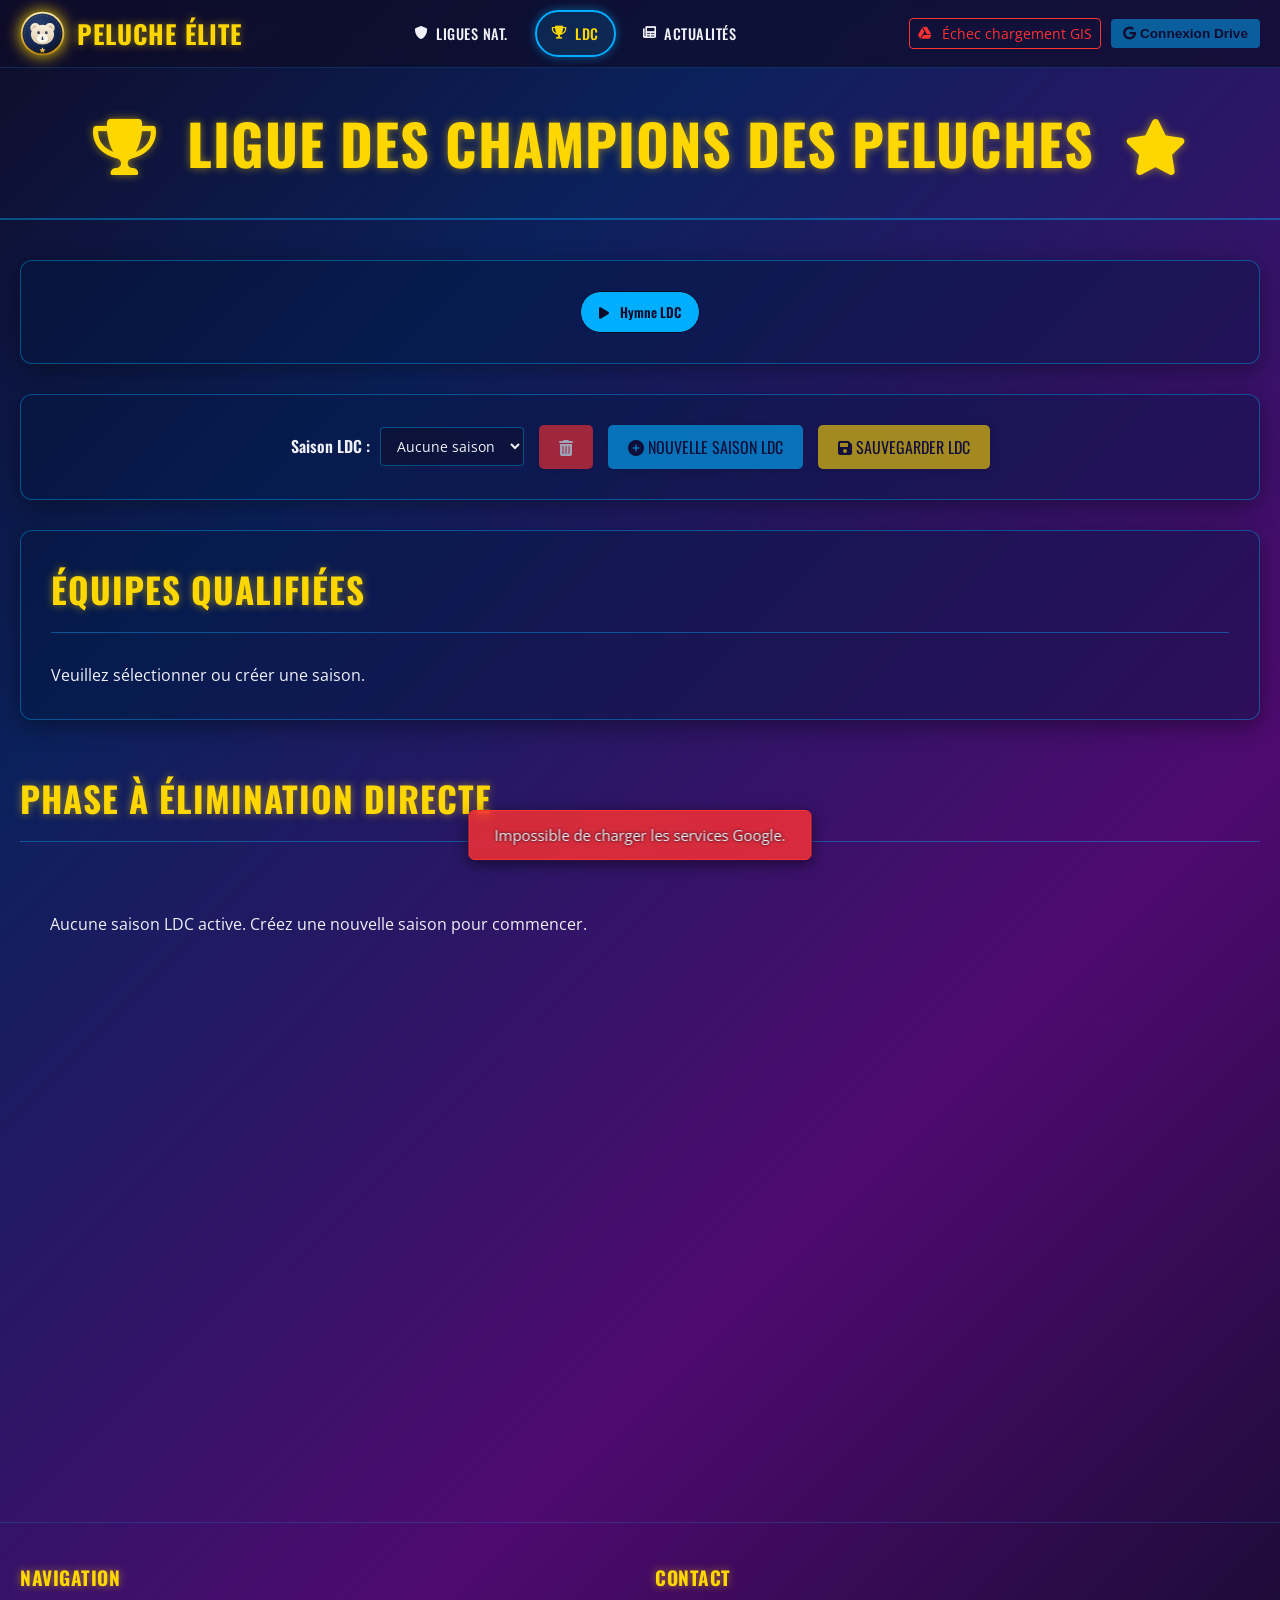
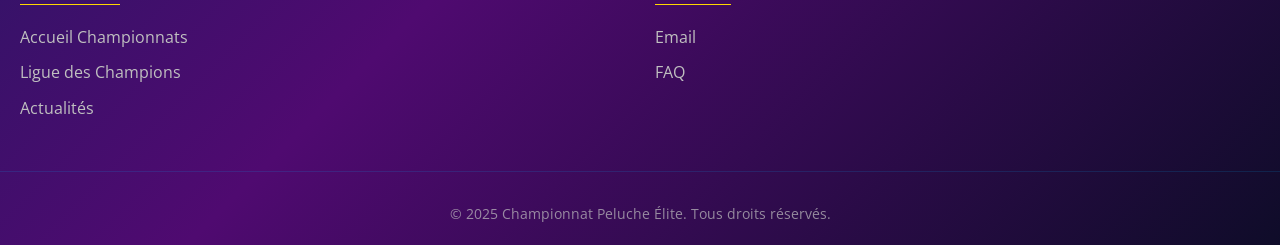
<file: champions.html>
<!DOCTYPE html>
<html lang="fr">
<head>
    <meta charset="UTF-8">
    <meta name="viewport" content="width=device-width, initial-scale=1.0">
    <title>Ligue des Champions des Peluches - Road to Glory!</title>
    <link rel="stylesheet" href="https://cdnjs.cloudflare.com/ajax/libs/font-awesome/6.0.0-beta3/css/all.min.css">
    <script async defer src="https://accounts.google.com/gsi/client"></script>
    <link rel="preconnect" href="https://fonts.googleapis.com">
    <link rel="preconnect" href="https://fonts.gstatic.com" crossorigin>
    <link href="https://fonts.googleapis.com/css2?family=Open+Sans:wght@400;600;700&family=Oswald:wght@400;500;700&family=Roboto+Mono:wght@400;700&display=swap" rel="stylesheet">
    <style>
        :root {
            /* Palette LDC originale (bleu/violet) */
            --ldc-deep-blue: #0f0c29; 
            --ldc-mid-blue: #0b215c; 
            --ldc-purple: #4f0a70;   
            --ldc-light-blue: #00aeff; 
            --ldc-gold: #FFD700; 
            --ldc-silver: #C0C0C0; 
            --ldc-text-light: #f0f0f8; 
            --ldc-card-bg: rgba(0, 20, 60, 0.4); 
            --ldc-border-color: rgba(0, 174, 255, 0.4);
            --ldc-border-color-subtle: rgba(0, 174, 255, 0.2);
            --ldc-team-bg: rgba(230, 230, 240, 0.9);
            --ldc-team-bg-winner: rgba(96, 165, 250, 0.8); /* Un bleu plus distinctif pour le gagnant */

            --neon-green: #39FF14; 
            --neon-red: #FF3131; 
            --neon-yellow: #FFF01F;

            --current-bg-color: var(--ldc-deep-blue);
            --current-primary-color: var(--ldc-mid-blue);
            --current-secondary-color: var(--ldc-light-blue);
            --current-accent-gold: var(--ldc-gold);
            --current-text-light: var(--ldc-text-light);
            --current-card-bg: var(--ldc-card-bg);
            --current-border-color: var(--ldc-border-color);
            --current-line-color: var(--ldc-light-blue);
        }

        * { margin: 0; padding: 0; box-sizing: border-box; }
        body {
            font-family: 'Open Sans', sans-serif; line-height: 1.6; color: var(--current-text-light);
            background: linear-gradient(135deg, var(--ldc-deep-blue) 0%, var(--ldc-mid-blue) 25%, var(--ldc-purple) 65%, var(--ldc-deep-blue) 100%);
            overflow-x: hidden; scroll-behavior: smooth;
            min-height: 100vh;
        }
        .container { width: 100%; max-width: 1600px; margin: 0 auto; padding: 0 20px; }

        h1, h2, h3, h4, .section-title {
            font-family: 'Oswald', sans-serif; font-weight: 700;
            color: var(--current-accent-gold);
            text-transform: uppercase; letter-spacing: 1px;
            text-shadow: 0 0 8px rgba(255,215,0,0.5); 
        }
        
        header {
            background-color: rgba(15, 12, 41, 0.7); 
            backdrop-filter: blur(10px);
            padding: 10px 0; position: sticky; top: 0; z-index: 1000;
            border-bottom: 1px solid var(--ldc-border-color-subtle);
        }
        .header-container { display: flex; justify-content: space-between; align-items: center; }
        .logo { display: flex; align-items: center; text-decoration: none; }
        .logo img { 
            width: 45px;
            height: 45px; 
            margin-right: 12px; 
            filter: drop-shadow(0 0 8px var(--current-accent-gold));
        } 
        .logo h1 { font-size: 1.6rem; color: var(--current-accent-gold); letter-spacing: 1px;}
        
        nav { flex-grow: 1; display: flex; justify-content: center; } 
        nav ul { display: flex; list-style: none; margin:0; padding:0; flex-wrap: wrap; justify-content: center;}
        nav ul li { margin: 0 5px; } 
        nav ul li a { 
            color: var(--current-text-light); 
            text-decoration: none !important; 
            font-weight: 500;
            transition: all 0.3s ease; padding: 10px 15px; 
            display: inline-flex; align-items: center; gap: 8px;
            border-radius: 25px; border: 2px solid transparent;
            font-family: 'Oswald', sans-serif; text-transform: uppercase; font-size:0.9rem; letter-spacing: 0.5px;
        }
        nav ul li a i { font-size: 0.9em; }
        nav ul li a:hover, nav ul li a.active-nav-link {
            color: var(--current-accent-gold); 
            background-color: rgba(0, 174, 255, 0.15); 
            border-color: var(--current-secondary-color);
            box-shadow: 0 0 10px rgba(0, 174, 255, 0.5); 
        }
        .hamburger { display: none; font-size: 1.8rem; color: var(--current-text-light); cursor: pointer; z-index: 1001; margin-left:15px;}

        .header-actions { display: flex; align-items: center; gap: 10px; flex-wrap: nowrap; }
        #drive-status { 
            display: inline-flex; align-items: center; gap: 5px; font-size: 0.85em; 
            padding: 4px 8px; border-radius: 4px;
            transition: color 0.3s ease, border-color 0.3s ease, opacity 0.3s ease; white-space: nowrap;
            border: 1px solid var(--ldc-silver); 
            color: var(--ldc-silver); 
            opacity: 0.9;
        }
        #drive-status i { margin-right: 5px; transition: color 0.3s ease; }
        #drive-status.loading { color: var(--neon-yellow); border-color: var(--neon-yellow); opacity: 1;}
        #drive-status.loading i { color: var(--neon-yellow); }
        #drive-status.success { color: var(--neon-green); border-color: var(--neon-green); opacity: 1;}
        #drive-status.success i { color: var(--neon-green); }
        #drive-status.error { color: var(--neon-red); border-color: var(--neon-red); opacity: 1;}
        #drive-status.error i { color: var(--neon-red); }

        #signin-button { 
            padding: 7px 12px; font-size: 0.85em; background-color: var(--current-secondary-color); 
            color: var(--ldc-deep-blue); border: none; border-radius: 4px; cursor: pointer;
            transition: all 0.3s ease; font-weight: 600; white-space: nowrap;
        }
        #signin-button:hover:not(:disabled) { background-color: #fff; transform: translateY(-1px); }
        #signin-button:disabled { opacity: 0.5; cursor: not-allowed; }

        .page-title-bar {
            background: transparent; 
            padding: 30px 0; text-align: center; margin-bottom: 40px;
            border-bottom: 2px solid var(--ldc-border-color); 
        }
        .page-title-bar h1 { font-size: 3.5rem; }
        .page-title-bar h1 i { margin: 0 15px; animation: subtleTrophyPulse 2s infinite ease-in-out; }
        @keyframes subtleTrophyPulse { 0%, 100% {transform: scale(1);} 50% {transform: scale(1.1);} }

        .section { 
            margin-bottom: 50px; background-color: var(--current-card-bg); 
            border-radius: 12px; padding: 30px; 
            box-shadow: 0 6px 25px rgba(0,0,0,0.4); 
            border: 1px solid var(--current-border-color);
        }
        .section-header { display: flex; justify-content: space-between; align-items: center; margin-bottom: 30px; padding-bottom: 15px; border-bottom: 1px solid var(--current-border-color); }
        .section-title { font-size: 2.2rem; }
        
        .action-buttons { display:flex; align-items:center; justify-content: center; gap: 15px; margin-bottom: 30px; flex-wrap: wrap;}
        .league-music-btn {
            background-color: var(--current-secondary-color); color: var(--ldc-deep-blue); border: 1px solid var(--ldc-deep-blue);
            padding: 10px 18px; border-radius: 25px; font-family: 'Oswald', sans-serif;
            cursor: pointer; transition: all 0.3s ease; font-weight: 600;
        }
        .league-music-btn:hover { background-color: var(--ldc-mid-blue); color: var(--current-secondary-color); border-color: var(--current-secondary-color);}
        .league-music-btn i { margin-right: 8px; }

        .season-selector-container { display: flex; align-items: center; gap: 10px; }
        .season-selector-container label { font-weight: 600; color: var(--current-text-light); font-family: 'Oswald'; }
        .season-selector-container select {
            padding: 8px 12px; border-radius: 4px; border: 1px solid var(--current-border-color);
            font-family: 'Open Sans'; font-size: 0.9rem; background-color: rgba(15, 12, 41, 0.5); color:var(--current-text-light);
        }
        .season-selector-container select option { background-color: var(--ldc-deep-blue); color: var(--current-text-light); }

        .nouvelle-saison-btn, .sauvegarde-json-btn, .delete-season-btn {
            padding: 10px 20px; font-size: 1rem; font-family: 'Oswald', sans-serif; text-transform: uppercase;
            color: var(--ldc-deep-blue); background-color: var(--current-secondary-color);
            border: none; border-radius: 5px; cursor: pointer;
            box-shadow: 0 2px 8px rgba(0,0,0,0.2); transition: all 0.3s ease;
        }
        .nouvelle-saison-btn:hover:not(:disabled), .sauvegarde-json-btn:hover:not(:disabled), .delete-season-btn:hover:not(:disabled) { 
            transform: translateY(-2px); box-shadow: 0 4px 12px rgba(0,0,0,0.3); 
        }
        .nouvelle-saison-btn:hover:not(:disabled) { background-color: var(--ldc-mid-blue); color: var(--current-text-light); }
        .nouvelle-saison-btn:disabled, .sauvegarde-json-btn:disabled, .delete-season-btn:disabled { opacity: 0.6; cursor: not-allowed; }

        .sauvegarde-json-btn { background-color: var(--current-accent-gold); color: var(--ldc-deep-blue); }
        .sauvegarde-json-btn:hover:not(:disabled) { background-color: #fff; color:var(--current-accent-gold); border: 1px solid var(--current-accent-gold); }
        .delete-season-btn { background-color: var(--neon-red); margin-left: 5px; color: #fff;}
        .delete-season-btn:hover:not(:disabled) { background-color: #cc2828; }


        #ldc-fixtures-section { background-color: transparent; border: none; box-shadow: none; padding: 0;}
        .knockout-bracket-visual {
            display: flex;
            justify-content: space-between;
            align-items: stretch; 
            padding: 20px 10px;
            min-height: 600px; 
            width: 100%;
            overflow-x: auto; 
        }
        .bracket-column {
            display: flex;
            flex-direction: column;
            justify-content: space-around; 
            align-items: center;
            flex-grow: 1; 
            padding: 0 10px; 
            gap: 10px; 
            position: relative; 
        }
        .bracket-column.column-r16 { min-width: 200px; } /* Huitièmes */
        .bracket-column.column-qf  { min-width: 200px; } /* Quarts */
        .bracket-column.column-sf  { min-width: 200px; } /* Demies */

        .bracket-match-item {
            display: flex;
            flex-direction: column; 
            align-items: center;
            width: 100%; 
            position: relative; 
            margin: 10px 0; 
        }
        .team-slot {
            background-color: var(--ldc-team-bg);
            color: var(--ldc-deep-blue); 
            padding: 8px 12px;
            margin: 2px 0; 
            border-radius: 4px;
            width: 100%;
            display: flex;
            align-items: center;
            font-size: 0.85rem;
            font-weight: 600;
            box-shadow: 0 2px 4px rgba(0,0,0,0.2);
            position: relative; 
        }
        .team-slot img.team-logo {
            width: 20px; height: 20px;
            margin-right: 8px; object-fit: contain;
        }
        .team-slot span.placeholder-logo {
             width: 20px; height: 20px; margin-right: 8px;
             display: inline-flex; align-items: center; justify-content: center;
             background-color: rgba(0,0,0,0.1); border-radius: 50%;
             font-weight: bold; color: var(--ldc-mid-blue);
        }
        .team-slot .team-name {
            flex-grow: 1; white-space: nowrap;
            overflow: hidden; text-overflow: ellipsis;
        }
        .team-slot input[type="number"].score-input-bracket {
            width: 30px; padding: 2px;
            text-align: center; font-size: 0.8rem;
            margin-left: 5px; border: 1px solid var(--ldc-border-color-subtle);
            background-color: rgba(255,255,255,0.7);
            color: var(--ldc-deep-blue); border-radius: 3px;
        }
        .team-slot input[type="number"].score-input-bracket::-webkit-outer-spin-button,
        .team-slot input[type="number"].score-input-bracket::-webkit-inner-spin-button {
            -webkit-appearance: none; margin: 0;
        }
        .team-slot.winner { 
            background-color: var(--ldc-team-bg-winner); 
            color: var(--ldc-deep-blue); 
            font-weight: bold;
            box-shadow: 0 0 8px var(--ldc-light-blue);
        }
        .team-slot.loser { opacity: 0.6; filter: grayscale(50%); }
        .match-label {
            position: absolute; 
            top: 50%; transform: translateY(-50%);
            background-color: var(--ldc-mid-blue);
            color: var(--ldc-silver); font-size: 0.7rem;
            padding: 1px 4px; border-radius: 3px;
            border: 1px solid var(--ldc-border-color); 
            z-index: 1;
            white-space: nowrap;
        }
        /* Positionnement des labels */
        .bracket-column.column-r16-left .match-label,
        .bracket-column.column-qf-left .match-label,
        .bracket-column.column-sf-left .match-label {
            left: calc(100% + 5px);
        }
        .bracket-column.column-r16-right .match-label,
        .bracket-column.column-qf-right .match-label,
        .bracket-column.column-sf-right .match-label {
            right: calc(100% + 5px);
        }


        .bracket-centerpiece-visual {
            display: flex; flex-direction: column;
            align-items: center; justify-content: center;
            padding: 0 20px; min-width: 100px; position: relative;
        }
        .bracket-centerpiece-visual .trophy-icon {
            font-size: 5rem; color: var(--current-accent-gold);
            filter: drop-shadow(0 0 15px var(--current-accent-gold));
            margin-bottom: 20px;
        }
        .final-match-placeholder { width: 220px; } 
        
        .teams-grid { display: grid; grid-template-columns: repeat(auto-fit, minmax(180px, 1fr)); gap: 15px; } 
        .team-card { 
            background-color: var(--current-card-bg); 
            border: 1px solid var(--current-border-color); 
            transition: all 0.3s ease; 
            border-radius: 10px; padding: 15px; text-align: center; 
            box-shadow: 0 5px 15px rgba(0,0,0,0.06);
        }
        .team-card:hover { transform: translateY(-5px) scale(1.03); border-color: var(--current-secondary-color); box-shadow: 0 8px 20px rgba(0, 174, 255, 0.2);}
        .team-card img { width: 60px; height: 60px; object-fit: contain; margin-bottom: 10px; filter: drop-shadow(0 2px 3px rgba(0,0,0,0.3));}
        .team-card h4 { color: var(--current-text-light); font-size: 1.1rem; margin-bottom: 5px; }

        footer { 
            background-color: transparent; 
            color: var(--ldc-silver); 
            padding: 40px 0 20px; 
            border-top: 1px solid var(--ldc-border-color-subtle); 
            margin-top: 50px;
        }
        .footer-container { display: grid; grid-template-columns: repeat(auto-fit, minmax(220px, 1fr)); gap: 30px; }
        .footer-section h3 { font-size: 1.2rem; margin-bottom: 20px; color: var(--current-accent-gold); text-transform: uppercase; letter-spacing: 0.5px; border-bottom: 1px solid var(--current-accent-gold); padding-bottom: 10px; display: inline-block;}
        .footer-section ul { list-style: none; padding: 0;}
        .footer-section ul li { margin-bottom: 10px; }
        .footer-section ul li a { color: var(--ldc-silver); text-decoration: none; transition: color 0.3s ease, padding-left 0.3s ease; display: block; }
        .footer-section ul li a:hover { color: var(--current-accent-gold); padding-left: 5px; }
        .copyright { text-align: center; margin-top: 40px; padding-top: 30px; border-top: 1px solid var(--ldc-border-color-subtle); font-size: 0.9rem; color: var(--ldc-silver); opacity: 0.7; }
        
        .message-area {
            position: fixed; bottom: 25px; left: 50%; transform: translateX(-50%);
            background-color: var(--ldc-mid-blue); 
            color: var(--current-text-light);
            padding: 12px 25px; border-radius: 6px; z-index: 3000; 
            opacity: 0; visibility: hidden; transition: all 0.5s ease; pointer-events: none;
            font-size: 0.95em; box-shadow: 0 4px 15px rgba(0,0,0,0.5);
            backdrop-filter: blur(5px); -webkit-backdrop-filter: blur(5px);
            max-width: 90%; text-align: center; 
            border: 1px solid var(--current-secondary-color);
        }
        .message-area.visible { opacity: 1; visibility: visible; transform: translate(-50%, -15px) ; pointer-events: auto; }
        .message-area.error-message { background-color: rgba(255, 49, 49, 0.8); border: 1px solid var(--neon-red); text-shadow: 0 0 3px black;}

        @media (max-width: 1200px) {
            .knockout-bracket-visual { padding: 15px 5px; }
            .bracket-column.column-r16, .bracket-column.column-qf, .bracket-column.column-sf { min-width: 160px; }
            .team-slot { font-size: 0.8rem; padding: 6px 8px; }
            .team-slot img.team-logo, .team-slot span.placeholder-logo { width: 18px; height: 18px; margin-right: 6px; }
        }
        @media (max-width: 992px) {
            .header-container { flex-wrap: wrap; }
            .header-actions { order: 3; width: 100%; justify-content: center; margin-top:10px; }
            nav {order:1; flex-grow: 0; margin-right: auto;} 
            .hamburger {display: block; order: 2; margin-left: 15px;}
            nav.active { max-height: 500px; }
            nav ul { flex-direction: column; padding: 10px 0; gap: 0; background-color: rgba(15, 12, 41, 0.95); }
            nav ul li { margin-left: 0; width: 100%; }
            nav ul li a { padding: 15px 20px; border-bottom: 1px solid var(--ldc-border-color-subtle); border-radius:0; justify-content: flex-start; }
            nav ul li a:hover, nav ul li a.active-nav-link { background-color: rgba(0, 174, 255, 0.2); border-color:transparent; color: var(--current-accent-gold); transform: none; box-shadow: none;}
            .teams-grid { grid-template-columns: repeat(auto-fit, minmax(160px, 1fr)); } 
            .bracket-centerpiece-visual .trophy-icon { font-size: 4rem; }
            .match-label { font-size: 0.65rem; padding: 1px 3px; }
        }
        @media (max-width: 768px) {
            .logo h1 { font-size: 1.5rem; }
            .page-title-bar h1 {font-size: 2.2rem;}
            .section-title { font-size: 1.8rem; }
            .action-buttons { flex-direction: column; align-items: stretch;}
            .season-selector-container { flex-direction: column; align-items: stretch; width: 100%;}
            .season-selector-container select { width: 100%; margin-bottom: 10px;}
            .knockout-bracket-visual {
                flex-direction: column;
                align-items: center;
                min-height: unset; 
            }
            .bracket-column { 
                width: 100%; 
                max-width: 400px; 
                min-width: unset; 
                margin-bottom: 20px; 
                padding: 0;
            }
             .bracket-column.column-r16, .bracket-column.column-qf, .bracket-column.column-sf { min-width: unset; }
            .match-label,
            .bracket-column.column-r16-left .match-label,
            .bracket-column.column-qf-left .match-label,
            .bracket-column.column-sf-left .match-label,
            .bracket-column.column-r16-right .match-label,
            .bracket-column.column-qf-right .match-label,
            .bracket-column.column-sf-right .match-label {
                position: relative; transform: none; left: auto; right: auto; margin-top: 5px;
                display: inline-block; 
                font-size: 0.75rem; padding: 2px 5px;
            }
        }
         @media (max-width: 576px) {
            .logo h1 { font-size: 1.3rem; }
            nav ul li a {font-size: 0.9rem; padding: 10px 15px;} 
            .page-title-bar h1 {font-size: 1.8rem;}
            .section { padding: 20px; }
            .section-title { font-size: 1.6rem; }
            .nouvelle-saison-btn, .sauvegarde-json-btn, .delete-season-btn { padding: 10px 15px; font-size: 0.9rem;}
            .team-slot { font-size: 0.75rem; padding: 5px; }
            .team-slot img.team-logo, .team-slot span.placeholder-logo { width: 16px; height: 16px; }
            .team-slot input[type="number"].score-input-bracket { width: 25px; font-size:0.7rem; }
            .footer-container { grid-template-columns: 1fr; text-align: center; }
            .footer-section h3 { display: block; border-bottom: none; padding-bottom: 5px; margin-bottom: 10px; }
            .footer-section h3::after { content:""; display:block; width:50px; height:1px; background:var(--current-accent-gold); margin: 5px auto 0; }
            .final-match-placeholder { width: 100%; max-width: 280px; }
        }

    </style>
</head>
<body>
    <!-- ===== Sprite : trophées réels (LDC = coupe aux grandes oreilles 73,5 cm ; CDF = coupe Charles-Simon 3,2 kg) ===== -->
    <svg width="0" height="0" aria-hidden="true" focusable="false" style="position:absolute;width:0;height:0;overflow:hidden">
        <defs>
            <linearGradient id="troph-argent" x1="0%" y1="0%" x2="100%" y2="0%">
                <stop offset="0%" stop-color="#6e7b88"/><stop offset="14%" stop-color="#dbe4ec"/>
                <stop offset="30%" stop-color="#ffffff"/><stop offset="48%" stop-color="#aebbc7"/>
                <stop offset="66%" stop-color="#f4f8fb"/><stop offset="86%" stop-color="#b3c0cb"/>
                <stop offset="100%" stop-color="#6a7683"/>
            </linearGradient>
            <linearGradient id="troph-argent-v" x1="0%" y1="0%" x2="0%" y2="100%">
                <stop offset="0%" stop-color="#ffffff"/><stop offset="35%" stop-color="#cfd9e2"/>
                <stop offset="70%" stop-color="#9dabb8"/><stop offset="100%" stop-color="#77848f"/>
            </linearGradient>
            <linearGradient id="troph-creux" x1="0%" y1="0%" x2="0%" y2="100%">
                <stop offset="0%" stop-color="#39434d"/><stop offset="55%" stop-color="#66727e"/>
                <stop offset="100%" stop-color="#a8b5c0"/>
            </linearGradient>
            <linearGradient id="troph-marbre" x1="0%" y1="0%" x2="100%" y2="0%">
                <stop offset="0%" stop-color="#cfcdc6"/><stop offset="22%" stop-color="#fbfaf6"/>
                <stop offset="46%" stop-color="#e4e2da"/><stop offset="68%" stop-color="#ffffff"/>
                <stop offset="100%" stop-color="#c9c6bd"/>
            </linearGradient>
            <linearGradient id="troph-or" x1="0%" y1="0%" x2="100%" y2="100%">
                <stop offset="0%" stop-color="#fff3c4"/><stop offset="42%" stop-color="#d4af37"/>
                <stop offset="100%" stop-color="#8a6d1f"/>
            </linearGradient>
            <linearGradient id="troph-socle" x1="0%" y1="0%" x2="0%" y2="100%">
                <stop offset="0%" stop-color="#3a434d"/><stop offset="45%" stop-color="#222a32"/>
                <stop offset="100%" stop-color="#12171c"/>
            </linearGradient>
        </defs>

        <!-- LIGUE DES CHAMPIONS : argent massif, 73,5 cm, anses en « grandes oreilles », pied et socle -->
        <symbol id="trophee-ldc" viewBox="4 46 112 151">
            <path d="M33 60C18 58 5 72 5 94C5 117 20 134 48 136L48 127C26 125 14 112 14 94C14 78 23 69 35 70Z" fill="url(#troph-argent)"/>
            <path d="M87 60C102 58 115 72 115 94C115 117 100 134 72 136L72 127C94 125 106 112 106 94C106 78 97 69 85 70Z" fill="url(#troph-argent)"/>
            <path d="M34 54C30 76 33 98 44 112C50 120 50 138 46 150C43 160 44 170 50 174L70 174C76 170 77 160 74 150C70 138 70 120 76 112C87 98 90 76 86 54Z" fill="url(#troph-argent)"/>
            <ellipse cx="60" cy="54" rx="26" ry="7" fill="url(#troph-argent-v)" stroke="#5f6c78" stroke-width="1.1"/>
            <ellipse cx="60" cy="53" rx="21" ry="4.6" fill="url(#troph-creux)"/>
            <ellipse cx="50" cy="104" rx="5" ry="30" fill="#ffffff" opacity="0.32"/>
            <path d="M44 86a16 16 0 0 1 32 0" fill="none" stroke="#5f6c78" stroke-width="0.8" opacity="0.45"/>
            <!-- Étoile de la Ligue des Champions gravée sur la panse -->
            <path d="M60 89 L62.6 96.4 L70.5 96.6 L64.2 101.4 L66.5 108.9 L60 104.4 L53.5 108.9 L55.8 101.4 L49.5 96.6 L57.4 96.4 Z"
                fill="url(#troph-or)" opacity="0.95"/>
            <path d="M49 176h22l-3 16a4 4 0 0 1-4 3H56a4 4 0 0 1-4-3Z" fill="url(#troph-socle)"/>
            <rect x="47" y="172" width="26" height="4" rx="1" fill="url(#troph-argent)"/>
        </symbol>

        <!-- COUPE DE FRANCE : coupe Charles-Simon, argent ciselé sur socle de marbre blanc des Pyrénées -->
        <symbol id="trophee-cdf" viewBox="2 85 116 113">
            <path d="M16 92C5 92 1 102 3 111C5 120 12 124 22 124L22 116C15 116 11 112 11 106C11 100 14 98 17 98Z" fill="url(#troph-argent)"/>
            <path d="M104 92C115 92 119 102 117 111C115 120 108 124 98 124L98 116C105 116 109 112 109 106C109 100 106 98 103 98Z" fill="url(#troph-argent)"/>
            <path d="M16 96C16 130 34 152 60 152C86 152 104 130 104 96Z" fill="url(#troph-argent)"/>
            <ellipse cx="60" cy="96" rx="44" ry="10" fill="url(#troph-argent-v)" stroke="#5f6c78" stroke-width="1.1"/>
            <ellipse cx="60" cy="95" rx="38" ry="7" fill="url(#troph-creux)"/>
            <ellipse cx="44" cy="118" rx="6" ry="18" fill="#ffffff" opacity="0.28"/>
            <path d="M52 152C50 160 48 166 48 170L72 170C72 166 70 160 68 152Z" fill="url(#troph-argent)"/>
            <rect x="42" y="166" width="36" height="6" rx="2" fill="url(#troph-argent)"/>
            <path d="M40 174h40l-4 20a4 4 0 0 1-4 3H48a4 4 0 0 1-4-3Z" fill="url(#troph-marbre)"/>
            <path d="M44 181h32M46 187h28" stroke="#b9b5aa" stroke-width="0.9" opacity="0.75"/>
        </symbol>
    </svg>
    <style>
        /* ===== Trophées réels (SVG partagé, remplace les icônes cartoon) ===== */
        .trophee {
            --t: 1.6em;
            display: inline-block;
            height: var(--t);
            width: calc(var(--t) * var(--r));
            vertical-align: -0.4em;
            flex: none;
        }

        .trophee--ldc { --r: 0.742; filter: drop-shadow(0 0 3px rgba(212, 175, 55, 0.55)); }
        .trophee--cdf { --r: 1.027; filter: drop-shadow(0 0 3px rgba(199, 36, 177, 0.45)); }
        .nav-link .trophee { --t: 1.3em; vertical-align: -0.3em; }
        .section-title .trophee { --t: 1.5em; vertical-align: -0.38em; margin-right: 2px; }
        .palmares-table th .trophee,
        .classement-table th .trophee { --t: 1.55em; vertical-align: -0.42em; margin-left: 4px; }
        .cdf-final-badge .trophee { --t: 1.25em; vertical-align: -0.28em; margin-right: 5px; }
        .trophee--grand { --t: 3.6em; margin-right: 8px; }
    </style>
    <header>
        <div class="container header-container">
            <a href="index.html" class="logo"> 
                <img src="embleme-peluche.svg" width="45" height="45" alt="Logo Peluche Élite">
                <h1>Peluche Élite</h1>
            </a>
            <nav>
                <ul>
                    <li><a href="index.html"><i class="fas fa-shield-alt"></i> Ligues Nat.</a></li>
                    <li><a href="champions.html" class="active-nav-link"><i class="fas fa-trophy"></i> LDC</a></li> 
                    <li><a href="index.html#actualites-section-container"><i class="fas fa-newspaper"></i> Actualités</a></li>
                </ul>
            </nav>
            <div class="header-actions">
                 <div id="drive-status" style="display: none;"> 
                    <i class="fab fa-google-drive"></i> <span id="drive-status-text">Déconnecté</span>
                 </div>
                <button id="signin-button" disabled><i class="fab fa-google"></i> Drive</button>
            </div>
            <div class="hamburger"><i class="fas fa-bars"></i></div>
        </div>
    </header>

    <div class="page-title-bar">
        <div class="container">
            <h1><i class="fas fa-trophy"></i> Ligue des Champions des Peluches <i class="fas fa-star"></i></h1>
        </div>
    </div>

    <div class="tab-content active" id="ldc-content">
        <div class="container ldc-theme">
             <div class="section action-buttons">
                <button class="league-music-btn" id="ldc-music-btn" data-league-audio="ldc" aria-label="Jouer/Mettre en pause l'hymne de la LDC">
                    <i class="fas fa-play"></i> Hymne LDC
                </button>
            </div>
             <div class="section action-buttons">
                 <div class="season-selector-container">
                     <label for="ldc-season-selector">Saison LDC :</label>
                     <select id="ldc-season-selector" data-league="ldc"></select>
                     <button class="delete-season-btn" id="delete-season-ldc-btn" title="Supprimer la saison LDC sélectionnée" disabled><i class="fas fa-trash-alt"></i></button>
                 </div>
                 <button class="nouvelle-saison-btn" id="nouvelle-saison-ldc-btn" disabled><i class="fas fa-plus-circle"></i> Nouvelle Saison LDC</button>
                 <button class="sauvegarde-json-btn" id="sauvegarde-ldc-btn" disabled><i class="fas fa-save"></i> Sauvegarder LDC</button>
            </div>

            <div class="section" id="ldc-teams-section">
                <div class="section-header"><h2 class="section-title">Équipes Qualifiées</h2></div>
                <div class="section-content"><div class="teams-grid" id="ldc-teams-grid"></div></div>
            </div>

            <div class="section" id="ldc-fixtures-section">
                <div class="section-header"><h2 class="section-title">Phase à Élimination Directe</h2></div>
                <div class="knockout-bracket-visual" id="ldc-knockout-stages">
                    <!-- Le bracket visuel sera généré ici par JavaScript -->
                </div>
            </div>
            
            <div class="section" id="ldc-winner-section" style="text-align: center; display:none;">
                 <h2 class="section-title"><svg class="trophee trophee--ldc" aria-hidden="true" focusable="false"><use href="#trophee-ldc"/></svg> CHAMPION LDC <svg class="trophee trophee--ldc" aria-hidden="true" focusable="false"><use href="#trophee-ldc"/></svg></h2>
                 <div id="ldc-winner-display" style="font-size: 2.5rem; color: var(--current-accent-gold); margin-top: 20px;">
                 </div>
            </div>
        </div>
    </div>

    <footer>
        <div class="container footer-container">
            <div class="footer-section"><h3>Navigation</h3><ul><li><a href="index.html">Accueil Championnats</a></li><li><a href="champions.html">Ligue des Champions</a></li><li><a href="index.html#actualites-section-container">Actualités</a></li></ul></div>
            <div class="footer-section"><h3>Contact</h3><ul><li><a href="mailto:contact@peluche-elite.com">Email</a></li><li><a href="#">FAQ</a></li></ul></div>
        </div>
        <div class="copyright">© 2025 Championnat Peluche Élite. Tous droits réservés.</div>
    </footer>

    <div id="message-area" class="message-area" role="status" aria-live="polite"></div>
    <audio id="ldc-audio-player" src="https://ironworkout.github.io/paul.wallon.bts.sio/ldc.mp3" loop preload="auto"></audio>

    <script>
        const GOOGLE_CLIENT_ID = "731283926358-viam3ulpgna14flfdeb9m92l8s620hoi.apps.googleusercontent.com";
        const GOOGLE_DRIVE_SCOPES = 'https://www.googleapis.com/auth/drive.file';
        const LDC_DATA_FILENAME = 'peluches_ldc_data.json'; 
        const BASE_URL = "https://ironworkout.github.io/paul.wallon.bts.sio/";
        const GIS_CHECK_INTERVAL = 100; 
        const GIS_MAX_RETRIES = 50; 

        const initialLdcData = {
            teams: { 
                "PSG Peluches": { "logo": "psg.png" }, "Olympique Ours": { "logo": "oo.png" },
                "Valenciennes FC": { "logo": "vafc.png" }, "Toulours FC": { "logo": "tfc.png" },
                "Peluche FC": { "logo": "pfc.png"}, "AS Carrotes": {"logo": "ascl.png"},
                "AS Saint-Ettours": { "logo": "asset.png"}, "Patapouf FC": { "logo": "patapouf.png"} ,
                "DreamTeam Fluffies": { "logo": "pfc.png" }, "Galactic Teddies": { "logo": "oo.png"},
                "United Plushies": { "logo": "tfc.png" }, "Cotton Ballers FC": { "logo": "vafc.png"},
                "The Snuggle Squad": { "logo": "ascl.png" }, "Wooly Wanderers": { "logo": "asset.png"},
                "Fuzzy Strikers": { "logo": "patapouf.png" }, "Velvet Victory": { "logo": "psg.png"}
            },
            seasons: [], active_season_id: null, fileId: null, filename: LDC_DATA_FILENAME
        };
        
        let ldcDataStore = JSON.parse(JSON.stringify(initialLdcData));
        let googleAccessToken = null, tokenClient = null;

        // ---- Session Drive mémorisée : jeton + expiration, renouvellement sans interface ----
        const LDC_SESSION_KEY = 'google_access_token_ldc';
        let ldcSilentRefreshInFlight = false;

        function readLdcSession(allowExpired = false) {
            try {
                const raw = localStorage.getItem(LDC_SESSION_KEY);
                if (!raw) return null;
                let parsed = null;
                try { parsed = JSON.parse(raw); } catch (e) { return { token: raw, expiresAt: 0 }; }
                if (!parsed || !parsed.token) return null;
                if (!allowExpired && !(parsed.expiresAt > Date.now() + 60000)) return null;
                return parsed;
            } catch (e) { return null; }
        }

        function writeLdcSession(tokenResponse) {
            try {
                const ttl = Math.max(300, (tokenResponse.expires_in || 3600) - 120);
                localStorage.setItem(LDC_SESSION_KEY, JSON.stringify({
                    token: tokenResponse.access_token,
                    expiresAt: Date.now() + ttl * 1000
                }));
            } catch (e) {}
        }

        // Google renvoie un jeton sans fenêtre tant que la session Google est active.
        function requestLdcTokenSilently() {
            if (googleAccessToken || !tokenClient || ldcSilentRefreshInFlight) return;
            ldcSilentRefreshInFlight = true;
            try { tokenClient.requestAccessToken({ prompt: '' }); }
            catch (e) { ldcSilentRefreshInFlight = false; return; }
            setTimeout(() => { ldcSilentRefreshInFlight = false; }, 12000);
        }
        let isSavingDriveData = false; 
        let messageArea = null;
        let messageTimeoutId = null;
        let gisCheckRetries = 0;
        let audioContext = null;
        let ldcAudioPlayer = null;

        function shuffleArray(array) { for (let i = array.length - 1; i > 0; i--) { const j = Math.floor(Math.random() * (i + 1)); [array[i], array[j]] = [array[j], array[i]]; } }
        
        function showMessage(msg, duration = 3000, isError = false) {
            if (!messageArea) messageArea = document.getElementById('message-area');
            if (!messageArea) return; 
            messageArea.textContent = msg;
            messageArea.classList.add('visible');
            messageArea.classList.toggle('error-message', isError);
            clearTimeout(messageTimeoutId);
            messageTimeoutId = setTimeout(() => { messageArea.classList.remove('visible'); }, duration);
        }

        function initAudioContext() {
            if (audioContext) return;
            try { audioContext = new (window.AudioContext || window.webkitAudioContext)(); } 
            catch (e) { console.warn("Web Audio API non supportée.", e); }
        }

        async function gisInitInternal() {
            console.log("Tentative d'initialisation de Google Identity Services...");
            const driveStatusDiv = document.getElementById('drive-status'); 
            const signinButton = document.getElementById('signin-button');

            if (typeof google !== 'undefined' && google.accounts && google.accounts.oauth2) {
                console.log("GIS prêt. Initialisation du client token.");
                tokenClient = google.accounts.oauth2.initTokenClient({
                    client_id: GOOGLE_CLIENT_ID, scope: GOOGLE_DRIVE_SCOPES,
                    callback: tokenCallback, error_callback: handleTokenError
                });
                updateAuthUI(false); 
                if(signinButton) signinButton.disabled = false;
                if (driveStatusDiv) driveStatusDiv.style.display = 'inline-flex';
            } else {
                console.log("GIS non encore prêt. Nouvelle tentative...");
                gisCheckRetries++;
                if (gisCheckRetries < GIS_MAX_RETRIES) {
                    setTimeout(gisInitInternal, GIS_CHECK_INTERVAL);
                } else {
                    console.error("Échec du chargement de Google Identity Services.");
                    showMessage("Erreur: Service Google indisponible.", 5000, true);
                    updateAuthUI(false);
                    if(driveStatusDiv) {
                        const driveStatusText = driveStatusDiv.querySelector('#drive-status-text');
                        if (driveStatusText) driveStatusText.textContent = 'Erreur GIS';
                        driveStatusDiv.className = 'drive-status error'; 
                    }
                }
            }
        }

        function checkAndInitGis() {
            const driveStatusDiv = document.getElementById('drive-status');
            if (window.google && window.google.accounts && window.google.accounts.id) {
                gisInitInternal();
            } else {
                const script = document.createElement('script');
                script.src = 'https://accounts.google.com/gsi/client';
                script.async = true; script.defer = true;
                script.onload = gisInitInternal;
                script.onerror = () => {
                    console.error("Échec du chargement du script GSI.");
                    showMessage("Impossible de charger les services Google.", 5000, true);
                     if(driveStatusDiv) {
                        driveStatusDiv.style.display = 'inline-flex';
                        const driveStatusText = driveStatusDiv.querySelector('#drive-status-text');
                        if (driveStatusText) driveStatusText.textContent = 'Échec chargement GIS';
                        driveStatusDiv.className = 'drive-status error'; 
                     }
                };
                document.head.appendChild(script);
            }
        }
        
        function handleTokenError(error) {
            const wasSilent = ldcSilentRefreshInFlight;
            ldcSilentRefreshInFlight = false;
            if (wasSilent) { updateAuthUI(false); return; }
            console.error('Erreur de token:', error);
            showMessage(`Erreur d'authentification Google: ${error.message || error.details || 'Erreur inconnue'}`, 5000, true);
            googleAccessToken = null;
            updateAuthUI(false);
        }

        async function tokenCallback(tokenResponse) {
            if (tokenResponse && tokenResponse.access_token) {
                console.log("Token reçu.");
                ldcSilentRefreshInFlight = false;
                googleAccessToken = tokenResponse.access_token;
                writeLdcSession(tokenResponse);
                updateAuthUI(true); 
                await loadLdcDataFromDrive(); 
                populateLdcUI(); 
            } else {
                console.error("Réponse de token invalide:", tokenResponse);
                let errorMsg = "Erreur d'authentification Google.";
                if (tokenResponse && tokenResponse.error) { errorMsg += ` (${tokenResponse.error})` }
                showMessage(errorMsg, 5000, true);
                ldcSilentRefreshInFlight = false;
                googleAccessToken = null;
                updateAuthUI(false);
            }
        }

        function handleAuthClick() {
            if (googleAccessToken) { 
                if (google.accounts && google.accounts.oauth2 && google.accounts.oauth2.revoke) {
                    google.accounts.oauth2.revoke(googleAccessToken, () => { console.log('Token révoqué.'); });
                }
                googleAccessToken = null;
                localStorage.removeItem('google_access_token_ldc');
                updateAuthUI(false);
                ldcDataStore = JSON.parse(JSON.stringify(initialLdcData)); 
                populateLdcUI();
                showMessage("Déconnecté de Google Drive.", 3000);
            } else { 
                if (tokenClient) {
                    ldcSilentRefreshInFlight = false;
                    tokenClient.requestAccessToken({ prompt: '' });
                } else {
                    console.error("Client Token non initialisé.");
                    showMessage("Erreur d'initialisation Google. Veuillez réessayer.", 4000, true);
                }
            }
        }
        
        function updateAuthUI(isLoggedIn) {
            const signinButton = document.getElementById('signin-button');
            const driveStatusText = document.getElementById('drive-status-text');
            const driveStatusDiv = document.getElementById('drive-status');

            if (!signinButton || !driveStatusDiv ) return;

            if (isLoggedIn) {
                signinButton.innerHTML = '<i class="fab fa-google-drive"></i> Déconnexion Drive';
                if (driveStatusText) driveStatusText.textContent = 'Connecté';
                driveStatusDiv.className = 'drive-status success'; 
            } else {
                signinButton.innerHTML = '<i class="fab fa-google"></i> Connexion Drive';
                if (driveStatusText) driveStatusText.textContent = 'Déconnecté';
                driveStatusDiv.className = 'drive-status error'; 
            }
            signinButton.disabled = !tokenClient && !isLoggedIn; 
            
            const nouvelleSaisonBtn = document.getElementById('nouvelle-saison-ldc-btn');
            if(nouvelleSaisonBtn) nouvelleSaisonBtn.disabled = !isLoggedIn;
            const sauvegardeBtn = document.getElementById('sauvegarde-ldc-btn');
            if(sauvegardeBtn) sauvegardeBtn.disabled = !isLoggedIn;
            const deleteSeasonBtn = document.getElementById('delete-season-ldc-btn');
            if (deleteSeasonBtn) {
                deleteSeasonBtn.disabled = !isLoggedIn || !(ldcDataStore.seasons && ldcDataStore.seasons.length > 1);
            }
        }

        async function findOrCreateFile(filename, defaultContentStr = "{}", mimeType = 'application/json') {
             if (!googleAccessToken) return null;
             const driveStatusText = document.getElementById('drive-status-text');
             const driveStatusDiv = document.getElementById('drive-status');
             if(driveStatusText) driveStatusText.textContent = "Recherche fichier...";
             if(driveStatusDiv) driveStatusDiv.className = 'drive-status loading';

            try {
                const responseSearch = await fetch(`https://www.googleapis.com/drive/v3/files?q=name='${filename}'&spaces=drive&fields=files(id,name)`, {
                    headers: { 'Authorization': `Bearer ${googleAccessToken}` }
                });
                if (!responseSearch.ok) throw new Error(`Recherche échouée: ${responseSearch.status} ${await responseSearch.text()}`);
                const searchResult = await responseSearch.json();

                if (searchResult.files && searchResult.files.length > 0) {
                    if(driveStatusText) driveStatusText.textContent = "Fichier trouvé";
                    return searchResult.files[0].id;
                } else {
                    if(driveStatusText) driveStatusText.textContent = "Création fichier...";
                    const metadata = { name: filename, mimeType: mimeType };
                    const form = new FormData();
                    form.append('metadata', new Blob([JSON.stringify(metadata)], { type: 'application/json' }));
                    form.append('file', new Blob([defaultContentStr], { type: mimeType }));

                    const responseCreate = await fetch('https://www.googleapis.com/upload/drive/v3/files?uploadType=multipart&fields=id', {
                        method: 'POST',
                        headers: { 'Authorization': `Bearer ${googleAccessToken}` },
                        body: form
                    });
                    if (!responseCreate.ok) throw new Error(`Création échouée: ${responseCreate.status} ${await responseCreate.text()}`);
                    const createdFile = await responseCreate.json();
                    if(driveStatusText) driveStatusText.textContent = "Fichier créé";
                    return createdFile.id;
                }
            } catch (error) {
                console.error('Erreur Drive (findOrCreateFile):', error);
                showMessage(`Erreur Drive: ${error.message}`, 5000, true);
                if(driveStatusText) driveStatusText.textContent = "Erreur Fichier";
                if(driveStatusDiv) driveStatusDiv.className = 'drive-status error';
                return null;
            }
        }
        
        async function readFileContent(fileId) {
            if (!googleAccessToken || !fileId) return null;
            try {
                const response = await fetch(`https://www.googleapis.com/drive/v3/files/${fileId}?alt=media`, {
                    headers: { 'Authorization': `Bearer ${googleAccessToken}` }
                });
                if (!response.ok) throw new Error(`Lecture échouée: ${response.status} ${await response.text()}`);
                return await response.text();
            } catch (error) {
                console.error('Erreur Drive (readFileContent):', error);
                showMessage(`Erreur lecture Drive: ${error.message}`, 5000, true);
                return null;
            }
        }

        async function updateFileContent(fileId, content) {
            if (!googleAccessToken || !fileId || isSavingDriveData) return false;
            isSavingDriveData = true;
            const driveStatusText = document.getElementById('drive-status-text');
            const driveStatusDiv = document.getElementById('drive-status');
            if(driveStatusText) driveStatusText.textContent = "Sauvegarde...";
            if(driveStatusDiv) driveStatusDiv.className = 'drive-status loading';

            try {
                const contentToSave = (typeof content === 'string') ? content : JSON.stringify(content, null, 2);
                const response = await fetch(`https://www.googleapis.com/upload/drive/v3/files/${fileId}?uploadType=media`, {
                    method: 'PATCH',
                    headers: { 'Authorization': `Bearer ${googleAccessToken}`, 'Content-Type': 'application/json' },
                    body: contentToSave
                });
                if (!response.ok) throw new Error(`Sauvegarde échouée: ${response.status} ${await response.text()}`);
                if(driveStatusText) driveStatusText.textContent = "Sauvegardé!";
                if(driveStatusDiv) driveStatusDiv.className = 'drive-status success';
                setTimeout(() => { 
                    if(driveStatusText && driveStatusText.textContent === "Sauvegardé!" && googleAccessToken) {
                        driveStatusText.textContent = "Connecté"; 
                        if(driveStatusDiv) driveStatusDiv.className = 'drive-status success';
                    }
                 }, 2000);
                return true;
            } catch (error) {
                console.error('Erreur Drive (updateFileContent):', error);
                showMessage(`Erreur sauvegarde Drive: ${error.message}`, 5000, true);
                 if(driveStatusText) driveStatusText.textContent = "Erreur Sauvegarde";
                 if(driveStatusDiv) driveStatusDiv.className = 'drive-status error';
                return false;
            } finally {
                isSavingDriveData = false;
            }
        }
        
        async function loadLdcDataFromDrive() {
            const driveStatusText = document.getElementById('drive-status-text');
            const driveStatusDiv = document.getElementById('drive-status');

            if (!googleAccessToken) {
                console.log("Non connecté, utilisation des données LDC initiales.");
                ldcDataStore = JSON.parse(JSON.stringify(initialLdcData));
                if(driveStatusText) driveStatusText.textContent = 'Déconnecté';
                if(driveStatusDiv) driveStatusDiv.className = 'drive-status error';
                return;
            }
            
             if(driveStatusText) driveStatusText.textContent = `Chargement ${LDC_DATA_FILENAME}...`;
             if(driveStatusDiv) driveStatusDiv.className = 'drive-status loading';

            let fileId = ldcDataStore.fileId; 
            if (!fileId) { 
                 fileId = await findOrCreateFile(LDC_DATA_FILENAME, JSON.stringify(initialLdcData));
            } else {
                try {
                    const responseSearch = await fetch(`https://www.googleapis.com/drive/v3/files/${fileId}?fields=id`, {
                         headers: { 'Authorization': `Bearer ${googleAccessToken}` }
                    });
                    if(!responseSearch.ok && responseSearch.status === 404){ 
                        console.warn(`Fichier ID ${fileId} non trouvé (404). Recréation.`);
                        fileId = await findOrCreateFile(LDC_DATA_FILENAME, JSON.stringify(initialLdcData));
                    } else if (!responseSearch.ok) {
                        throw new Error(`Vérification fichier échouée: ${responseSearch.status}`);
                    }
                } catch (e) {
                    console.error("Erreur vérification fichier:", e);
                    fileId = await findOrCreateFile(LDC_DATA_FILENAME, JSON.stringify(initialLdcData));
                }
            }
            ldcDataStore.fileId = fileId; 


            if (ldcDataStore.fileId) {
                const content = await readFileContent(ldcDataStore.fileId);
                if (content !== null && content.trim() !== "") {
                    try {
                        const parsedData = JSON.parse(content);
                        if (parsedData && typeof parsedData.teams === 'object' && Array.isArray(parsedData.seasons)) {
                            ldcDataStore = parsedData;
                            ldcDataStore.fileId = fileId; 
                            ldcDataStore.filename = LDC_DATA_FILENAME;
                            console.log(`Données LDC chargées depuis Drive.`);
                            if(driveStatusText) driveStatusText.textContent = 'Connecté';
                            if(driveStatusDiv) driveStatusDiv.className = 'drive-status success';
                        } else {
                            console.warn(`Données LDC malformées. Utilisation des données initiales.`);
                            ldcDataStore = JSON.parse(JSON.stringify(initialLdcData));
                            ldcDataStore.fileId = fileId; ldcDataStore.filename = LDC_DATA_FILENAME;
                            if(googleAccessToken) await saveLdcDataToDrive(true); 
                            if(driveStatusText) driveStatusText.textContent = 'Connecté (données réinitialisées)';
                            if(driveStatusDiv) driveStatusDiv.className = 'drive-status success';
                        }
                    } catch (e) {
                        console.error(`Erreur parsing LDC Drive:`, e); showMessage(`Données LDC Drive corrompues.`, 7000, true);
                        ldcDataStore = JSON.parse(JSON.stringify(initialLdcData));
                        ldcDataStore.fileId = fileId; ldcDataStore.filename = LDC_DATA_FILENAME;
                        if(googleAccessToken) await saveLdcDataToDrive(true);
                        if(driveStatusText) driveStatusText.textContent = 'Erreur Données';
                        if(driveStatusDiv) driveStatusDiv.className = 'drive-status error';
                    }
                } else if (content === null && googleAccessToken) { 
                    if(driveStatusText) driveStatusText.textContent = 'Erreur Lecture';
                    if(driveStatusDiv) driveStatusDiv.className = 'drive-status error';
                } else { 
                     console.log(`Fichier LDC vide. Initialisation.`);
                     ldcDataStore = JSON.parse(JSON.stringify(initialLdcData));
                     ldcDataStore.fileId = fileId; ldcDataStore.filename = LDC_DATA_FILENAME;
                     if(googleAccessToken) await saveLdcDataToDrive(true); 
                     if(driveStatusText) driveStatusText.textContent = 'Connecté (initialisé)';
                     if(driveStatusDiv) driveStatusDiv.className = 'drive-status success';
                }
            } else {
                console.warn(`Impossible trouver/créer fichier LDC sur Drive.`);
                showMessage(`Fichier LDC Drive inaccessible.`, 7000, true);
                ldcDataStore = JSON.parse(JSON.stringify(initialLdcData));
                ldcDataStore.filename = LDC_DATA_FILENAME;
                 if(driveStatusText) driveStatusText.textContent = 'Erreur Fichier';
                 if(driveStatusDiv) driveStatusDiv.className = 'drive-status error';
            }
        }
        
        async function saveLdcDataToDrive(isInitialSave = false) {
            if (!googleAccessToken) { if(!isInitialSave) showMessage("Connectez-vous pour sauvegarder LDC.", 3000, true); return; }
            if (!ldcDataStore || !ldcDataStore.filename) { console.error(`Données LDC ou nom de fichier manquant.`); return; }
            if (!ldcDataStore.fileId) {
                ldcDataStore.fileId = await findOrCreateFile(ldcDataStore.filename, JSON.stringify(ldcDataStore));
                if(!ldcDataStore.fileId){ showMessage(`Impossible de créer/trouver le fichier LDC sur Drive.`, 5000, true); return; }
            }
            console.log(`Sauvegarde LDC sur Drive (File ID: ${ldcDataStore.fileId}).`);
            const success = await updateFileContent(ldcDataStore.fileId, ldcDataStore);
            if (success) { if(!isInitialSave) showMessage(`Données LDC sauvegardées !`, 2000); }
            else { if(!isInitialSave) showMessage(`Échec sauvegarde LDC sur Drive.`, 3000, true); }
        }

        function populateLdcSeasonSelector() {
            const selector = document.getElementById(`ldc-season-selector`);
            const deleteBtn = document.getElementById(`delete-season-ldc-btn`);
            if (!selector) return;
            selector.innerHTML = '';
            if (ldcDataStore.seasons && ldcDataStore.seasons.length > 0) {
                ldcDataStore.seasons.sort((a,b) => b.season_id - a.season_id); 
                ldcDataStore.seasons.forEach(season => {
                    const option = document.createElement('option'); option.value = season.season_id;
                    option.textContent = season.nom_saison || `Saison LDC ${season.season_id}`;
                    if (season.season_id === ldcDataStore.active_season_id) option.selected = true;
                    selector.appendChild(option);
                });
                if(deleteBtn) deleteBtn.disabled = !googleAccessToken || ldcDataStore.seasons.length <= 1;
            } else { 
                const option = document.createElement('option'); option.textContent = "Aucune saison"; selector.appendChild(option); 
                if(deleteBtn) deleteBtn.disabled = true; 
            }
        }

        function populateLdcTeamsGridDOM(teamsData) {
            const teamsGrid = document.getElementById('ldc-teams-grid'); if (!teamsGrid) return; teamsGrid.innerHTML = '';
            if(!teamsData || Object.keys(teamsData).length === 0) {teamsGrid.innerHTML = "<p>Aucune équipe LDC définie.</p>"; return;}
            const activeSeason = ldcDataStore.seasons.find(s => s.season_id === ldcDataStore.active_season_id);
            const teamsInCurrentTournament = activeSeason ? activeSeason.teams_in_tournament || [] : []; 

            if (teamsInCurrentTournament.length === 0 && activeSeason) {
                 teamsGrid.innerHTML = "<p>Aucune équipe qualifiée pour cette saison. Les équipes seront affichées une fois la saison commencée.</p>";
                 return;
            } else if (!activeSeason) { 
                 teamsGrid.innerHTML = "<p>Veuillez sélectionner ou créer une saison.</p>";
                 return;
            }

            teamsInCurrentTournament.forEach(teamName => {
                const teamData = teamsData[teamName];
                 if(teamName === "BYE" || !teamData) return;
                const teamCard = document.createElement('div'); teamCard.className = 'team-card';
                teamCard.innerHTML = `<img src="${BASE_URL}${teamData.logo}" alt="${teamName}"><h4>${teamName}</h4>`;
                teamsGrid.appendChild(teamCard);
            });
        }
        
        function generateKnockoutStage(stageLabel, numExpectedMatches, teamsAvailable, previousStageWinners = null) {
            const stageFixtures = [];
            let currentTeams = previousStageWinners ? [...previousStageWinners] : [...teamsAvailable];
            currentTeams = currentTeams.filter(team => team !== "BYE" || currentTeams.length === 1); // Ne filtre pas les BYE si c'est le seul "gagnant"
            
            if (currentTeams.length === 0 && numExpectedMatches > 0) {
                 console.log(`Génération de ${numExpectedMatches} matchs vides pour ${stageLabel} car aucune équipe dispo.`);
                for (let i = 0; i < numExpectedMatches; i++) {
                     stageFixtures.push({ home: `À déterminer`, away: `À déterminer`, scoreHome: null, scoreAway: null, match_id: `${stageLabel.toLowerCase().replace(/\s+/g, '-').replace(/[èéêë]/g,'e')}-${i}` });
                }
                return stageFixtures;
            }
            
            shuffleArray(currentTeams); 
            let teamsToPair = [...currentTeams];

            for (let i = 0; i < numExpectedMatches; i++) {
                let team1, team2;
                if (teamsToPair.length >= 2) { team1 = teamsToPair.pop(); team2 = teamsToPair.pop(); } 
                else if (teamsToPair.length === 1) { team1 = teamsToPair.pop(); team2 = "BYE"; } 
                else { team1 = "À déterminer"; team2 = "À déterminer"; }
                
                stageFixtures.push({ 
                    home: (i % 2 === 0 || team2 === "BYE" ? team1 : team2), 
                    away: (i % 2 === 0 || team2 === "BYE" ? team2 : team1),
                    scoreHome: null, scoreAway: null, 
                    match_id: `${stageLabel.toLowerCase().replace(/\s+/g, '-').replace(/[èéêë]/g,'e')}-${i}` 
                });
            } 
            return stageFixtures;
        }

        function createNewLdcSeason() {
            if (!ldcDataStore) return;
            const newSeasonId = ldcDataStore.seasons.length > 0 ? Math.max(...ldcDataStore.seasons.map(s => s.season_id)) + 1 : 1;
            const newSeasonName = `LDC Saison ${newSeasonId}`;
            let qualifiedTeams = Object.keys(ldcDataStore.teams || initialLdcData.teams); 
            if (qualifiedTeams.length < 2) { showMessage("Pas assez d'équipes pour démarrer une saison LDC.", 4000, true); return; }
            
            let numTeamsForTournament;
            let initialStageKey = ''; 
            let numInitialMatches = 0;

            if (qualifiedTeams.length >= 16) {
                numTeamsForTournament = 16; initialStageKey = 'huitiemes'; numInitialMatches = 8;
            } else if (qualifiedTeams.length >= 8) {
                numTeamsForTournament = 8; initialStageKey = 'quarts'; numInitialMatches = 4;
            } else if (qualifiedTeams.length >= 4) {
                numTeamsForTournament = 4; initialStageKey = 'demies'; numInitialMatches = 2;
            } else if (qualifiedTeams.length >= 2) {
                numTeamsForTournament = 2; initialStageKey = 'finale'; numInitialMatches = 1;
            } else { showMessage("Pas assez d'équipes pour un tournoi.", 3000, true); return; }

            shuffleArray(qualifiedTeams);
            const selectedTeams = qualifiedTeams.slice(0, numTeamsForTournament);
            
            const newSeason = { 
                season_id: newSeasonId, nom_saison: newSeasonName, format: "elimination_directe",
                teams_in_tournament: [...selectedTeams], 
                phase_elimination: { huitiemes: [], quarts: [], demies: [], finale: [] },
                vainqueur: null,
                starting_stage: initialStageKey // Important pour l'affichage et la logique
            };

            if (initialStageKey && numInitialMatches > 0) {
                newSeason.phase_elimination[initialStageKey] = generateKnockoutStage(
                    initialStageKey.charAt(0).toUpperCase() + initialStageKey.slice(1), // Pour match_id
                    numInitialMatches, selectedTeams
                );
            }

            ldcDataStore.seasons.push(newSeason); ldcDataStore.active_season_id = newSeasonId;
            populateLdcUI();
            showMessage(`Nouvelle saison LDC "${newSeasonName}" créée (${numTeamsForTournament} équipes, début en ${initialStageKey})!`, 3500);
            if (googleAccessToken) saveLdcDataToDrive();
        }

        function deleteSelectedLdcSeason() {
            if (!ldcDataStore || !ldcDataStore.seasons || ldcDataStore.seasons.length <= 1) { showMessage("Impossible de supprimer la dernière saison LDC.", 3000, true); return; }
            const selector = document.getElementById(`ldc-season-selector`);
            const seasonIdToDelete = parseInt(selector.value);
            const seasonNameToDelete = ldcDataStore.seasons.find(s=>s.season_id === seasonIdToDelete)?.nom_saison || `Saison LDC ${seasonIdToDelete}`;
            if (confirm(`Êtes-vous sûr de vouloir supprimer la "${seasonNameToDelete}" de la LDC ? Cette action est irréversible.`)) {
                ldcDataStore.seasons = ldcDataStore.seasons.filter(s => s.season_id !== seasonIdToDelete);
                if (ldcDataStore.active_season_id === seasonIdToDelete) {
                    ldcDataStore.active_season_id = ldcDataStore.seasons.length > 0 ? ldcDataStore.seasons.sort((a,b) => b.season_id - a.season_id)[0].season_id : null;
                }
                populateLdcUI();
                showMessage("Saison LDC supprimée.", 2000); if (googleAccessToken) saveLdcDataToDrive();
            }
        }

        function handleLdcSeasonChange(event) {
            const selectedSeasonId = parseInt(event.target.value);
            if (!ldcDataStore || isNaN(selectedSeasonId)) return;
            ldcDataStore.active_season_id = selectedSeasonId;
            populateLdcUI();
            if(googleAccessToken) saveLdcDataToDrive(); 
        }

        function populateLdcFixturesDOM(activeSeason) {
            const bracketContainer = document.getElementById('ldc-knockout-stages');
            if (!bracketContainer || !activeSeason || !activeSeason.phase_elimination) {
                if(bracketContainer) bracketContainer.innerHTML = '<p style="text-align:center; padding:20px;">Aucun match à afficher pour cette saison.</p>';
                return;
            }
            bracketContainer.innerHTML = ''; 

            const teamsInfo = ldcDataStore.teams || {};
            const pe = activeSeason.phase_elimination;
            const startingStage = activeSeason.starting_stage || 'huitiemes'; // Phase de départ du tournoi
            const stageOrderForDisplay = ['huitiemes', 'quarts', 'demies', 'finale'];
            const stageLabels = { huitiemes: 'HU', quarts: 'QU', demies: 'DE', finale: 'FI' };

            const createTeamSlotHTML = (teamName, score, stageKey, matchIdx, teamType, match) => {
                const teamData = teamsInfo[teamName];
                const logo = teamData ? `<img src="${BASE_URL}${teamData.logo}" alt="${teamName}" class="team-logo">` : (teamName && teamName !== "À déterminer" && teamName !== "BYE" ? '<span class="team-logo placeholder-logo">?</span>' : '');
                const scoreVal = score !== null ? score : '';
                let scoreInputHTML = '';
                if (teamName && teamName !== "À déterminer" && teamName !== "BYE" && match && typeof match === 'object' && match.home !== "BYE" && match.away !== "BYE") {
                     scoreInputHTML = `<input type="number" class="score-input-bracket" value="${scoreVal}" min="0" data-stagekey="${stageKey}" data-matchidx="${matchIdx}" data-team="${teamType}">`;
                }
                
                let slotClass = '';
                if(match && typeof match === 'object' && match.winner === teamName && teamName !== "BYE") slotClass = 'winner';
                else if (match && typeof match === 'object' && match.winner && match.winner !== teamName && teamName !== "BYE" && teamName !== "À déterminer") slotClass = 'loser';

                return `<div class="team-slot ${slotClass}" data-team-name="${teamName || ''}">
                            ${logo}
                            <span class="team-name">${teamName || 'À déterminer'}</span>
                            ${scoreInputHTML}
                        </div>`;
            };

            const createMatchItemHTML = (match, stageKey, matchIdxParam) => {
                 const matchIndex = matchIdxParam; 
                 if (matchIndex === -1 || typeof matchIndex === 'undefined') { 
                    console.warn("Index de match invalide pour createMatchItemHTML:", match, stageKey, matchIdxParam);
                    return ''; 
                 }
                // Utiliser le stageLabel défini pour le bracket, ex: HU, QU
                const labelText = `${stageLabels[stageKey] || stageKey.substring(0,2).toUpperCase()}-${matchIndex + 1}`; 
                
                return `<div class="bracket-match-item" data-match-id="${match.match_id || `${stageKey}-${matchIndex}`}">
                            ${createTeamSlotHTML(match.home, match.scoreHome, stageKey, matchIndex, 'home', match)}
                            ${createTeamSlotHTML(match.away, match.scoreAway, stageKey, matchIndex, 'away', match)}
                            ${stageKey !== 'finale' ? `<div class="match-label">${labelText}</div>` : ''}
                        </div>`;
            };
            
            const columns = {};
            const stageToColumnClass = { huitiemes: 'column-r16', quarts: 'column-qf', demies: 'column-sf' };
            const startingStageIndex = stageOrderForDisplay.indexOf(startingStage);

            // Créer les colonnes pour chaque phase pertinente
            stageOrderForDisplay.forEach((stageKey, index) => {
                if (index < stageOrderForDisplay.length -1 ) { // Pas de colonne L/R pour la finale
                    if (index >= startingStageIndex && pe[stageKey] && pe[stageKey].length > 0) {
                         columns[`${stageKey}L`] = document.createElement('div'); 
                         columns[`${stageKey}L`].className = `bracket-column ${stageToColumnClass[stageKey]}-left ${stageToColumnClass[stageKey]}`;
                         columns[`${stageKey}R`] = document.createElement('div'); 
                         columns[`${stageKey}R`].className = `bracket-column ${stageToColumnClass[stageKey]}-right ${stageToColumnClass[stageKey]}`;

                        const midPoint = Math.ceil(pe[stageKey].length / 2);
                        for (let i = 0; i < pe[stageKey].length; i++) {
                            if (pe[stageKey][i]) {
                                if (i < midPoint) columns[`${stageKey}L`].innerHTML += createMatchItemHTML(pe[stageKey][i], stageKey, i);
                                else columns[`${stageKey}R`].innerHTML += createMatchItemHTML(pe[stageKey][i], stageKey, i);
                            }
                        }
                    }
                }
            });
            
            // Colonne Finale
            if (pe.finale && pe.finale.length > 0) {
                columns.final = document.createElement('div'); columns.final.className = 'bracket-centerpiece-visual';
                columns.final.innerHTML = '<svg class="trophee trophee--ldc" aria-hidden="true" focusable="false"><use href="#trophee-ldc"/></svg>';
                if (pe.finale[0]) {
                    const finalMatchDiv = document.createElement('div');
                    finalMatchDiv.className = 'final-match-placeholder';
                    finalMatchDiv.innerHTML = createMatchItemHTML(pe.finale[0], 'finale', 0);
                    columns.final.appendChild(finalMatchDiv);
                }
            }


            // Ordre d'affichage des colonnes
            if(columns.huitiemesL && columns.huitiemesL.innerHTML.trim() !== '') bracketContainer.appendChild(columns.huitiemesL);
            if(columns.quartsL && columns.quartsL.innerHTML.trim() !== '') bracketContainer.appendChild(columns.quartsL);
            if(columns.demiesL && columns.demiesL.innerHTML.trim() !== '') bracketContainer.appendChild(columns.demiesL);
            
            if(columns.final) bracketContainer.appendChild(columns.final); 
            
            if(columns.demiesR && columns.demiesR.innerHTML.trim() !== '') bracketContainer.appendChild(columns.demiesR);
            if(columns.quartsR && columns.quartsR.innerHTML.trim() !== '') bracketContainer.appendChild(columns.quartsR);
            if(columns.huitiemesR && columns.huitiemesR.innerHTML.trim() !== '') bracketContainer.appendChild(columns.huitiemesR);
            
            document.querySelectorAll('#ldc-knockout-stages .score-input-bracket').forEach(input => {
                input.addEventListener('change', handleLdcScoreChange);
            });
        }


        function handleLdcScoreChange(event) {
            const input = event.target; const stageKey = input.dataset.stagekey; const matchIndex = parseInt(input.dataset.matchidx);
            const teamType = input.dataset.team; let score = input.value === '' ? null : parseInt(input.value);
            const activeSeason = ldcDataStore.seasons.find(s => s.season_id === ldcDataStore.active_season_id);
            if (!activeSeason || !activeSeason.phase_elimination || !activeSeason.phase_elimination[stageKey] || !activeSeason.phase_elimination[stageKey][matchIndex]) return;
            const match = activeSeason.phase_elimination[stageKey][matchIndex];
            if (score !== null && (isNaN(score) || score < 0)) { input.value = match[teamType === 'home' ? 'scoreHome' : 'scoreAway'] || ''; return; }
            
            if (teamType === 'home') match.scoreHome = score; else match.scoreAway = score;
            
            if (match.home === "BYE") match.winner = match.away; 
            else if (match.away === "BYE") match.winner = match.home; 
            else if (typeof match.scoreHome === 'number' && typeof match.scoreAway === 'number') {
                if(match.scoreHome > match.scoreAway) match.winner = match.home;
                else if (match.scoreAway > match.scoreHome) match.winner = match.away;
                else match.winner = null; 
            } else match.winner = null;

            checkAndAdvanceLdcStage(activeSeason); 
            displayLdcWinner(activeSeason); 
            if(googleAccessToken) saveLdcDataToDrive();
        }

        function checkAndAdvanceLdcStage(activeSeason) { 
            if (!activeSeason || !activeSeason.phase_elimination) return;
            const pe = activeSeason.phase_elimination;
            const stagesOrder = ['huitiemes', 'quarts', 'demies', 'finale'];
            const startingStage = activeSeason.starting_stage || 'huitiemes';
            
            for(let i = 0; i < stagesOrder.length; i++) {
                const stageKey = stagesOrder[i];
                const nextKey = stagesOrder[i+1];

                // Ne pas générer de matchs pour les stades AVANT le stade de départ effectif
                if (stagesOrder.indexOf(stageKey) < stagesOrder.indexOf(startingStage)) {
                    continue; 
                }
                
                // Si le stade actuel est vide et que c'est le stade de départ ou un stade ultérieur
                // et qu'il y a des équipes pour le tournoi OU des gagnants de la phase précédente
                if((!pe[stageKey] || pe[stageKey].length === 0)) {
                    let teamsForThisStage = [];
                    let numMatchesForThisStage = 0;

                    if (stageKey === startingStage) { // Premier stade du tournoi
                        teamsForThisStage = activeSeason.teams_in_tournament;
                    } else { // Stades suivants
                        const prevStageKey = stagesOrder[i-1];
                        if (pe[prevStageKey] && pe[prevStageKey].every(m => m.winner || m.home === "BYE" || m.away === "BYE")) {
                           teamsForThisStage = pe[prevStageKey].map(m => m.winner).filter(w => w && w !== "BYE");
                        } else { 
                            break; // La phase précédente n'est pas finie
                        }
                    }
                    
                    // Déterminer le nombre de matchs pour ce stade
                    if (stageKey === 'huitiemes' && teamsForThisStage.length >= 2) numMatchesForThisStage = Math.ceil(teamsForThisStage.length / 2);
                    else if (stageKey === 'quarts' && teamsForThisStage.length >= 2) numMatchesForThisStage = Math.ceil(teamsForThisStage.length / 2);
                    else if (stageKey === 'demies' && teamsForThisStage.length >= 2) numMatchesForThisStage = Math.ceil(teamsForThisStage.length / 2);
                    else if (stageKey === 'finale' && teamsForThisStage.length >= 1) numMatchesForThisStage = 1; // La finale a toujours 1 match
                    
                    if (numMatchesForThisStage > 0 && teamsForThisStage.length > 0) {
                         console.log(`Génération des matchs pour ${stageKey}. Équipes: ${teamsForThisStage.length}, Matchs: ${numMatchesForThisStage}`);
                         pe[stageKey] = generateKnockoutStage(
                            stageKey.charAt(0).toUpperCase() + stageKey.slice(1), 
                            numMatchesForThisStage, [], teamsForThisStage);
                    } else if (teamsForThisStage.length === 0 && stageKey !== startingStage) { // Pas de vainqueurs et ce n'est pas le début
                        console.log(`Aucune équipe pour générer ${stageKey}.`);
                        break; 
                    }
                }

                // Logique d'avancement si le stade actuel est rempli et a des gagnants
                if(pe[stageKey] && pe[stageKey].length > 0) {
                    const allMatchesInStageHaveWinner = pe[stageKey].every(m => {
                        if (m.home === "BYE" && !m.winner) { m.winner = m.away; return true;}
                        if (m.away === "BYE" && !m.winner) { m.winner = m.home; return true;}
                        return m.winner;
                    });

                    if(allMatchesInStageHaveWinner) { 
                        if(nextKey && (!pe[nextKey] || pe[nextKey].length === 0)) { 
                            const winnersFromCurrentStage = pe[stageKey].map(m => m.winner).filter(w => w && w !== "BYE");
                            const numNextMatches = Math.ceil(winnersFromCurrentStage.length / 2);
                            if (numNextMatches > 0 && winnersFromCurrentStage.length > 0) {
                                console.log(`Génération de ${nextKey} avec ${winnersFromCurrentStage.length} vainqueurs.`);
                                pe[nextKey] = generateKnockoutStage(
                                    nextKey.charAt(0).toUpperCase() + nextKey.slice(1), 
                                    numNextMatches, [], winnersFromCurrentStage
                                );
                            } else if (winnersFromCurrentStage.length === 1 && nextKey === 'finale') { // Cas spécial: 1 seul gagnant pour la finale
                                console.log(`Génération de ${nextKey} avec 1 vainqueur (et un "BYE" implicite).`);
                                pe[nextKey] = generateKnockoutStage(
                                    nextKey.charAt(0).toUpperCase() + nextKey.slice(1), 
                                    1, [], winnersFromCurrentStage // generateKnockoutStage gère le "BYE" si un seul participant
                                );
                            }
                        } else if (!nextKey && stageKey === 'finale') { 
                             activeSeason.vainqueur = pe[stageKey][0]?.winner; 
                        }
                    } else { break; } // Le stade n'est pas encore fini
                } else if (stageKey !== startingStage && (!pe[stagesOrder[stagesOrder.indexOf(stageKey)-1]] || !pe[stagesOrder[stagesOrder.indexOf(stageKey)-1]].every(m => m.winner))) {
                    // Le stade précédent (s'il existe et n'est pas le stade de départ) n'est pas fini
                    break;
                }
            }
            populateLdcFixturesDOM(activeSeason); 
        }
        
        function displayLdcWinner(activeSeason) {
            const winnerSection = document.getElementById('ldc-winner-section'); 
            const winnerDisplay = document.getElementById('ldc-winner-display');
            if (!winnerSection || !winnerDisplay) return;
            if (activeSeason && activeSeason.vainqueur && activeSeason.vainqueur !== "BYE") {
                const winnerTeamData = ldcDataStore.teams[activeSeason.vainqueur];
                const logoHtml = winnerTeamData ? `<img src="${BASE_URL}${winnerTeamData.logo}" alt="${activeSeason.vainqueur}" class="team-logo" style="width:50px; height:50px; margin-right:15px; border-radius:50%; background:rgba(255,255,255,0.1); padding:3px;">` : '';
                winnerDisplay.innerHTML = `<svg class="trophee trophee--ldc" style="--t:3.2em;margin-right:15px;vertical-align:-0.4em" aria-hidden="true" focusable="false"><use href="#trophee-ldc"/></svg> ${logoHtml} ${activeSeason.vainqueur}`;
                winnerSection.style.display = 'block';
            } else winnerSection.style.display = 'none';
        }
        
        function populateLdcUI() {
            populateLdcSeasonSelector();
            const activeSeason = ldcDataStore.seasons.find(s => s.season_id === ldcDataStore.active_season_id);
            populateLdcTeamsGridDOM(ldcDataStore.teams); 
            if (activeSeason) {
                if (!activeSeason.phase_elimination) activeSeason.phase_elimination = { huitiemes: [], quarts: [], demies: [], finale: [] };
                ['huitiemes', 'quarts', 'demies', 'finale'].forEach(phase => {
                    if (!activeSeason.phase_elimination[phase]) activeSeason.phase_elimination[phase] = [];
                });
                 if (!activeSeason.starting_stage) { // Rétrocompatibilité pour anciennes saisons
                    if (activeSeason.phase_elimination.huitiemes && activeSeason.phase_elimination.huitiemes.length > 0) activeSeason.starting_stage = 'huitiemes';
                    else if (activeSeason.phase_elimination.quarts && activeSeason.phase_elimination.quarts.length > 0) activeSeason.starting_stage = 'quarts';
                    else if (activeSeason.phase_elimination.demies && activeSeason.phase_elimination.demies.length > 0) activeSeason.starting_stage = 'demies';
                    else if (activeSeason.phase_elimination.finale && activeSeason.phase_elimination.finale.length > 0) activeSeason.starting_stage = 'finale';
                    else activeSeason.starting_stage = 'huitiemes'; // Défaut
                }
                checkAndAdvanceLdcStage(activeSeason); 
                displayLdcWinner(activeSeason);
            } else {
                const bracketContainer = document.getElementById('ldc-knockout-stages');
                if (bracketContainer) bracketContainer.innerHTML = '<p style="text-align:center; padding:20px; color: var(--current-text-light);">Aucune saison LDC active. Créez une nouvelle saison pour commencer.</p>';
                const winnerSection = document.getElementById('ldc-winner-section');
                if (winnerSection) winnerSection.style.display = 'none';
            }
            updateAuthUI(googleAccessToken !== null); 
        }
        
        document.addEventListener('DOMContentLoaded', async () => {
            messageArea = document.getElementById('message-area');
            ldcAudioPlayer = document.getElementById('ldc-audio-player'); 
            if (ldcAudioPlayer) { ldcAudioPlayer.pause(); ldcAudioPlayer.currentTime = 0; }
            document.addEventListener('visibilitychange', () => {
                if (document.hidden && ldcAudioPlayer && !ldcAudioPlayer.paused) {
                    ldcAudioPlayer.pause();
                    const icone = document.querySelector('#ldc-music-btn i');
                    if (icone) { icone.classList.remove('fa-pause'); icone.classList.add('fa-play'); }
                }
            });
            
            document.getElementById('nouvelle-saison-ldc-btn')?.addEventListener('click', createNewLdcSeason);
            document.getElementById('sauvegarde-ldc-btn')?.addEventListener('click', () => saveLdcDataToDrive());
            document.getElementById('delete-season-ldc-btn')?.addEventListener('click', deleteSelectedLdcSeason);
            document.getElementById('ldc-season-selector')?.addEventListener('change', handleLdcSeasonChange);
            document.getElementById('signin-button')?.addEventListener('click', handleAuthClick);

            const hamburgerEl = document.querySelector('.hamburger'); 
            const navEl = document.querySelector('header nav');
            if (hamburgerEl && navEl) {
                hamburgerEl.addEventListener('click', () => { 
                    navEl.classList.toggle('active'); 
                    const icon = hamburgerEl.querySelector('i'); 
                    icon.classList.toggle('fa-bars'); icon.classList.toggle('fa-times'); 
                });
                document.addEventListener('click', (e) => { 
                    const target = e.target; 
                    if (!navEl.contains(target) && !hamburgerEl.contains(target) && navEl.classList.contains('active')) { 
                        navEl.classList.remove('active'); 
                        if(hamburgerEl) hamburgerEl.querySelector('i').className = 'fas fa-bars'; 
                    } 
                });
            }

            const allNavLinksList = document.querySelectorAll('header nav ul li a');
            allNavLinksList.forEach(link => {
                link.addEventListener('click', (e) => { 
                    if (window.innerWidth <= 992 && navEl && navEl.classList.contains('active')) { 
                        navEl.classList.remove('active'); 
                        if(hamburgerEl) hamburgerEl.querySelector('i').className = 'fas fa-bars'; 
                    }
                    allNavLinksList.forEach(l => l.classList.remove('active-nav-link'));
                    link.classList.add('active-nav-link');

                    const href = link.getAttribute('href');
                    if (href && href.startsWith('index.html#')) {
                        e.preventDefault(); // Important pour éviter le rechargement si on est déjà sur index.html
                        const targetId = href.split('#')[1];
                         if (window.location.pathname.endsWith('index.html') || window.location.pathname === '/') {
                             const targetElement = document.getElementById(targetId);
                             if (targetElement) targetElement.scrollIntoView({ behavior: 'smooth' });
                         } else {
                            window.location.href = `index.html#${targetId}`;
                         }
                    } else if (href && href.startsWith('#')) {
                         e.preventDefault();
                         const targetId = href.substring(1);
                         const targetElement = document.getElementById(targetId);
                         if (targetElement) targetElement.scrollIntoView({ behavior: 'smooth' });
                    }
                });
            });
        
            const ldcMusicBtnEl = document.getElementById('ldc-music-btn');
            if (ldcMusicBtnEl && ldcAudioPlayer) { 
                ldcMusicBtnEl.addEventListener('click', () => {
                    initAudioContext(); 
                    const icon = ldcMusicBtnEl.querySelector('i');
                    if (ldcAudioPlayer.paused || ldcAudioPlayer.ended) {
                        ldcAudioPlayer.play().catch(e => {
                            console.warn("Erreur lecture audio LDC:", e);
                            showMessage("Cliquez à nouveau pour jouer l'hymne.", 2000);
                        });
                        icon.classList.remove('fa-play'); icon.classList.add('fa-pause');
                    } else {
                        ldcAudioPlayer.pause();
                        icon.classList.remove('fa-pause'); icon.classList.add('fa-play');
                    }
                });
            }
            
            const storedSession = readLdcSession();
            if (storedSession) googleAccessToken = storedSession.token;

            await checkAndInitGis();

            if (googleAccessToken) {
                await loadLdcDataFromDrive();
            } else if (readLdcSession(true)) {
                // Jeton expiré : renouvellement muet, le chargement suit dans tokenCallback.
                requestLdcTokenSilently();
                updateAuthUI(false);
            } else {
                updateAuthUI(false);
                ldcDataStore = JSON.parse(JSON.stringify(initialLdcData));
            }
            
            populateLdcUI(); 
            
            const observer = new IntersectionObserver((entries, obs) => { entries.forEach(entry => { if (entry.isIntersecting) { entry.target.style.opacity = '1'; entry.target.style.transform = 'translateY(0)'; obs.unobserve(entry.target); } }); }, { threshold: 0.05 }); 
            document.querySelectorAll('.section').forEach(el => { 
                if (el.style.opacity !== '1') { el.style.opacity = '0'; el.style.transform = 'translateY(25px)'; } 
                observer.observe(el);
            });
            
            const activeNavLink = document.querySelector('header nav ul li a[href="champions.html"]');
            if(activeNavLink) activeNavLink.classList.add('active-nav-link');

            console.log("Page LDC initialisée et prête.");
        });

    </script>
</body>
</html>
</file>
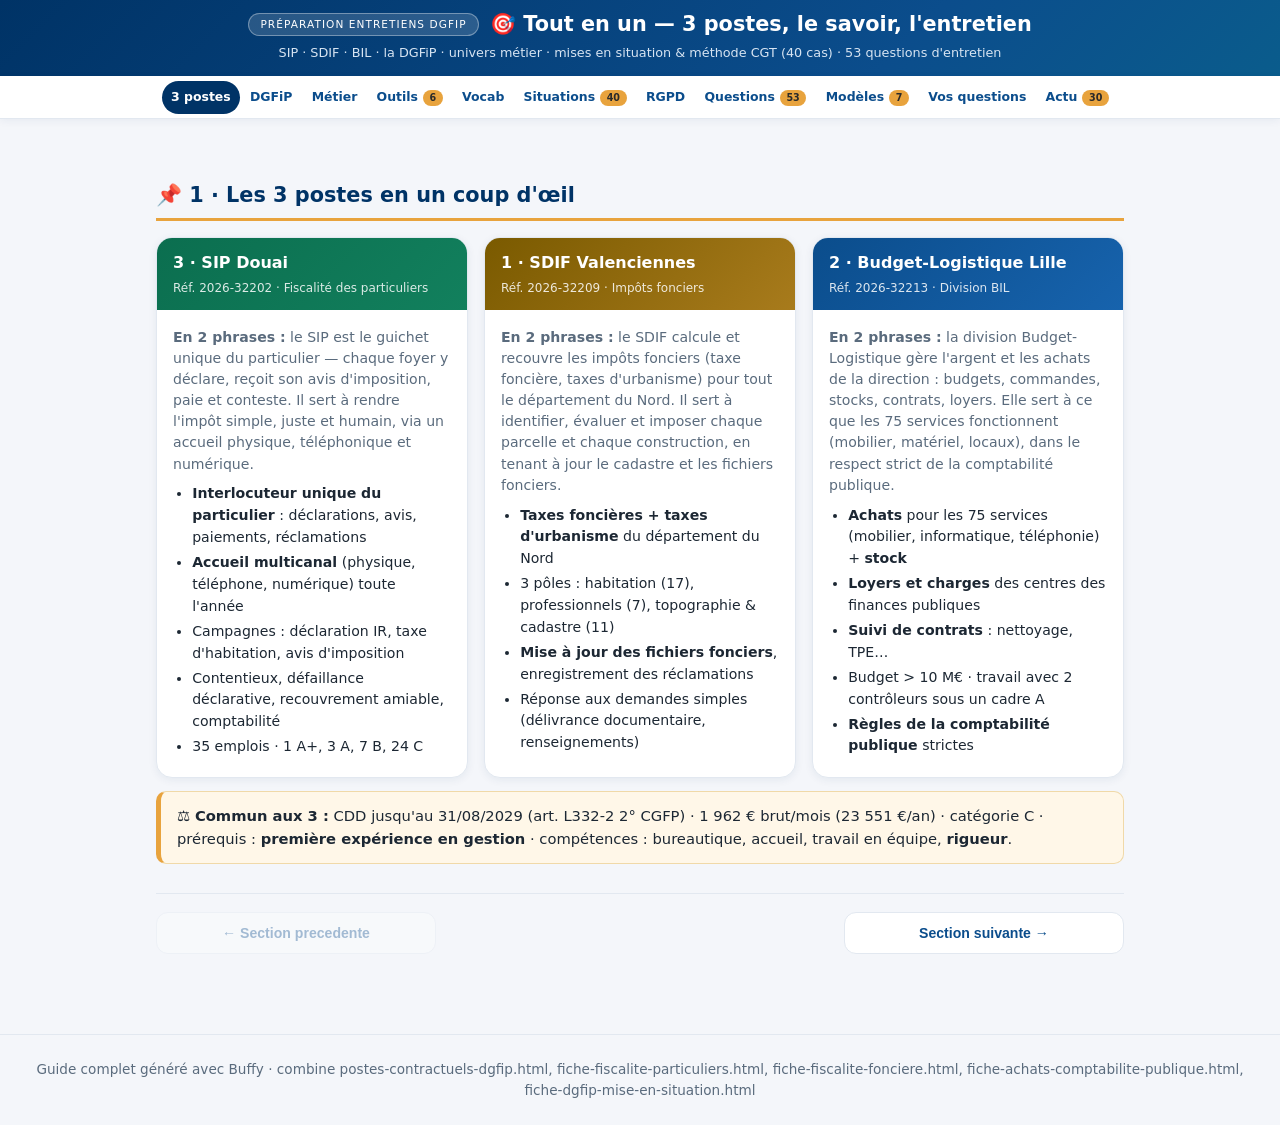
<file: dgfip.html>
<!DOCTYPE html>
<html lang="fr">
<head>
<meta charset="UTF-8">
<meta name="viewport" content="width=device-width, initial-scale=1.0">
<title>Guide complet — 3 postes DGFiP (entretien contractuel)</title>
<style>
:root{--bleu:#003366;--bleu2:#0b4d8c;--jaune:#e8a33d;--fond:#f4f6fa;--texte:#1c2733;--muted:#5a6b7d;--carte:#fff;--bord:#e2e8f0;}
*{box-sizing:border-box;margin:0;padding:0}
html{scroll-behavior:smooth}
body{font-family:"Segoe UI",system-ui,Arial,sans-serif;background:var(--fond);color:var(--texte);line-height:1.55}
header.hero{background:linear-gradient(135deg,var(--bleu),var(--bleu2) 70%,#0a5c8c);color:#fff;padding:.75rem 1rem .85rem;text-align:center}
header.hero .hero-top{display:flex;justify-content:center;align-items:center;gap:.7rem;flex-wrap:wrap}
header.hero .badge{display:inline-block;background:rgba(255,255,255,.15);border:1px solid rgba(255,255,255,.35);border-radius:999px;padding:.15rem .7rem;font-size:.66rem;letter-spacing:.1em;text-transform:uppercase;margin:0}
header.hero h1{font-size:clamp(1rem,2.3vw,1.3rem);line-height:1.2}
header.hero p.sub{margin:.35rem auto 0;max-width:800px;color:#d7e4f2;font-size:.8rem}
nav.toc{background:#fff;border-bottom:1px solid var(--bord);position:sticky;top:0;z-index:50;box-shadow:0 2px 8px rgba(0,51,102,.06)}
nav.toc .inner{max-width:1000px;margin:0 auto;display:flex;gap:.1rem;justify-content:center;overflow-x:auto;padding:.3rem .3rem;font-size:.78rem;font-weight:700}
nav.toc a{white-space:nowrap;color:var(--bleu2);text-decoration:none;padding:.42rem .55rem;border-radius:999px}
nav.toc a:hover{background:#eaf1fa}
main{max-width:1000px;margin:0 auto;padding:1.5rem 1rem 3rem}
section{margin-top:2.2rem}
section>h2{font-size:1.3rem;color:var(--bleu);border-bottom:3px solid var(--jaune);padding-bottom:.45rem;margin-bottom:1rem}
.card{background:var(--carte);border:1px solid var(--bord);border-radius:14px;padding:1.05rem 1.2rem;margin-bottom:1rem;box-shadow:0 1px 3px rgba(0,51,102,.05)}
.note{background:#fff7e8;border:1px solid #f0d9a8;border-left:5px solid var(--jaune);border-radius:10px;padding:.8rem 1rem;margin:.8rem 0;font-size:.92rem}
.grid3{display:grid;grid-template-columns:repeat(auto-fit,minmax(260px,1fr));gap:1rem}
.poste{background:#fff;border:1px solid var(--bord);border-radius:16px;overflow:hidden;box-shadow:0 2px 8px rgba(0,51,102,.07);display:flex;flex-direction:column}
.poste .head{padding:.8rem 1rem;color:#fff}.poste .head h3{font-size:1rem}.poste .head .meta{font-size:.75rem;opacity:.85;margin-top:.2rem}
.poste .body{padding:.9rem 1rem;flex:1}.poste .body ul{padding-left:1.2rem;font-size:.88rem}.poste .body li{margin:.2rem 0}
.head-sip{background:linear-gradient(135deg,#0b6e4f,#12805d)}
.head-sdif{background:linear-gradient(135deg,#7a5a00,#a87b1c)}
.head-bil{background:linear-gradient(135deg,#0b4d8c,#1763ad)}
.poste .s2{font-size:.88rem;color:var(--muted);margin:.15rem 0 .55rem;line-height:1.5}
p.lead{font-size:.88rem;color:var(--muted);font-style:italic;margin:0 0 .6rem}
table{width:100%;border-collapse:collapse;background:#fff;border-radius:12px;overflow:hidden;border:1px solid var(--bord);font-size:.9rem}
th{background:var(--bleu);color:#fff;text-align:left;padding:.6rem .8rem}
td{padding:.55rem .8rem;border-top:1px solid var(--bord);vertical-align:top}
tr:nth-child(even) td{background:#f8fafd}
h3.sub{color:var(--bleu2);font-size:1.02rem;margin:1rem 0 .5rem}
ul{padding-left:1.3rem;margin:.3rem 0}li{margin:.22rem 0}
details.q{background:#fff;border:1px solid var(--bord);border-radius:12px;margin-bottom:.6rem;overflow:hidden}
details.q summary{cursor:pointer;list-style:none;padding:.8rem 1rem;font-weight:600;display:flex;gap:.6rem;font-size:.93rem}
details.q summary::-webkit-details-marker{display:none}
details.q summary .chev{color:var(--bleu2);transition:transform .15s}
details.q[open] summary .chev{transform:rotate(90deg)}
details.q[open] summary{background:#eef4fc}
details.q .ans{padding:.3rem 1.1rem 1rem;font-size:.92rem}.details.q .ans p{margin:.35rem 0}
.qnum{display:inline-block;background:var(--bleu);color:#fff;border-radius:8px;padding:.05rem .55rem;font-size:.75rem;font-weight:700;flex-shrink:0;margin-top:.1rem}
.mot{background:#eef4fc;border-radius:8px;padding:.15rem .55rem;font-weight:700;color:var(--bleu2);font-size:.88rem}
.refl{display:grid;grid-template-columns:repeat(auto-fit,minmax(210px,1fr));gap:.8rem}
.refl .r{background:#fff;border:1px solid var(--bord);border-radius:12px;padding:.8rem .9rem;position:relative}
.refl .r .n{position:absolute;top:-.6rem;left:.9rem;background:var(--bleu);color:#fff;font-weight:700;border-radius:999px;padding:.1rem .6rem;font-size:.75rem}
.refl .r b{display:block;margin:.2rem 0 .3rem;color:var(--bleu2)}.refl .r p{font-size:.85rem;color:var(--muted)}
.check{list-style:none;padding-left:0}.check li{padding:.35rem 0 .35rem 1.9rem;position:relative;border-bottom:1px dashed var(--bord)}
.check li::before{content:"☐";position:absolute;left:.4rem;font-size:1.05rem;color:var(--bleu2)}
footer{text-align:center;padding:1.5rem;color:var(--muted);font-size:.85rem;border-top:1px solid var(--bord);margin-top:2rem}
/* === Onglets segmentes : une section a la fois === */
section.sec{display:none}
section.sec.active{display:block;animation:fadeIn .22s ease}
@keyframes fadeIn{from{opacity:0;transform:translateY(6px)}to{opacity:1;transform:none}}
nav.toc a.active{background:var(--bleu);color:#fff}
.seg-nav{display:flex;justify-content:space-between;gap:.6rem;margin-top:1.8rem;padding-top:1.1rem;border-top:1px solid var(--bord)}
.seg-nav button{flex:1;max-width:280px;border:1px solid var(--bord);background:#fff;border-radius:12px;padding:.75rem 1rem;cursor:pointer;font-weight:600;color:var(--bleu2);font-size:.88rem;transition:all .15s}
.seg-nav button:hover:not(:disabled){background:var(--bleu);color:#fff;border-color:var(--bleu)}
.seg-nav button:disabled{opacity:.35;cursor:default}
.seg-nav .spacer{flex:1}
/* === Couleurs par categorie (section questions) === */
.card.cat-classiques details.q{border-left:5px solid var(--bleu)}
.card.cat-classiques .qnum{background:var(--bleu)}
.card.cat-personnelles details.q{border-left:5px solid #0b6e4f}
.card.cat-personnelles .qnum{background:#0b6e4f}
.card.cat-oubliées details.q{border-left:5px solid #7a3ec8}
.card.cat-oubliées .qnum{background:#7a3ec8}
.card.cat-classiques .sub{color:var(--bleu)}
.card.cat-personnelles .sub{color:#0b6e4f}
.card.cat-oubliées .sub{color:#7a3ec8}
.legend{display:flex;gap:.5rem;flex-wrap:wrap;align-items:center;margin-bottom:1rem}
.lg{font-size:.75rem;font-weight:700;border-radius:999px;padding:.25rem .7rem;color:#fff}
.lg-b{background:var(--bleu)}.lg-v{background:#0b6e4f}.lg-m{background:#7a3ec8}
.fbtn{border:none;cursor:pointer;border-radius:10px;padding:.5rem .95rem;font-size:.85rem;font-weight:600;background:var(--bleu);color:#fff;transition:all .15s}
.fbtn:hover{filter:brightness(1.12)}
.fbtn.ghost{background:#fff;color:var(--bleu2);border:1px solid var(--bord)}
.fbtn:disabled{opacity:.4;cursor:default}
/* === Mode cartes flash === */
#flash{margin-top:.5rem}
.f-toolbar{display:flex;gap:.5rem;flex-wrap:wrap;align-items:center;margin-bottom:1rem}
.f-cat{font-size:.78rem;font-weight:700;border-radius:999px;padding:.3rem .85rem;color:#fff}
.f-cat.c0{background:var(--bleu)}.f-cat.c1{background:#0b6e4f}.f-cat.c2{background:#7a3ec8}.f-cat.c3{background:var(--jaune);color:#2a2a2a}
.f-count{font-weight:700;color:var(--bleu2);font-size:.9rem;margin-left:auto}
.f-wrap{perspective:1300px;margin:0 auto;max-width:640px}
.f-card{position:relative;width:100%;height:310px;transform-style:preserve-3d;transition:transform .5s;cursor:pointer}
.f-card.flipped{transform:rotateY(180deg)}
.f-face{position:absolute;inset:0;backface-visibility:hidden;-webkit-backface-visibility:hidden;border-radius:16px;padding:1.5rem;display:flex;flex-direction:column;justify-content:center;box-shadow:0 8px 24px rgba(0,51,102,.15)}
.f-front{background:#fff;border:1px solid var(--bord);color:var(--texte)}
.f-back{background:linear-gradient(135deg,var(--bleu),var(--bleu2));color:#fff;transform:rotateY(180deg)}
.f-q{font-size:1.05rem;font-weight:700;line-height:1.45}
.f-a{font-size:.92rem;line-height:1.5;overflow:auto;max-height:220px}
.f-hint{margin-top:1rem;font-size:.75rem;opacity:.6;text-align:center}
.f-nav{display:flex;justify-content:space-between;align-items:center;gap:.8rem;margin-top:1rem;max-width:640px;margin-left:auto;margin-right:auto}
.f-dots{display:flex;gap:3px;flex-wrap:wrap;justify-content:center;max-width:300px}
.f-dots span{width:8px;height:8px;border-radius:50%;background:#cbd6e4;flex-shrink:0}
.f-dots span.on{background:var(--bleu2)}
.f-dots span.done{background:var(--jaune)}
.flashbar{margin:0 0 .8rem;display:flex;gap:.5rem;align-items:center;flex-wrap:wrap}
.tabn{display:inline-block;background:var(--jaune);color:#2a2a2a;border-radius:999px;font-size:.6rem;font-weight:800;padding:.12rem .42rem;margin-left:.3rem;vertical-align:middle;line-height:1.2}
.flashbox{margin:0 0 1rem}
@media print{nav.toc,.seg-nav{display:none}body{background:#fff}section.sec{display:block!important;animation:none;margin-top:1.4rem}.card,.poste,details.q{box-shadow:none;break-inside:avoid}}
</style>
</head>
<body>
<header class="hero">
<div class="hero-top">
<span class="badge">Préparation entretiens DGFiP</span>
<h1>🎯 Tout en un — 3 postes, le savoir, l'entretien</h1>
</div>
<p class="sub">SIP · SDIF · BIL · la DGFiP · univers métier · mises en situation &amp; méthode CGT (40 cas) · 53 questions d'entretien</p>

</header>
<nav class="toc"><div class="inner">
<a href="#postes">3 postes</a><a href="#dgfiP">DGFiP</a><a href="#metier">Métier</a><a href="#outils">Outils</a><a href="#vocab">Vocab</a><a href="#situations">Situations</a><a href="#rgpd">RGPD</a><a href="#questions">Questions</a><a href="#modeles">Modèles</a><a href="#vos-questions">Vos questions</a><a href="#actualite">Actu</a>
</div></nav>
<main>
<section id="postes" class="sec">
<h2>📌 1 · Les 3 postes en un coup d'œil</h2>
<div class="grid3">
<div class="poste"><div class="head head-sip"><h3>3 · SIP Douai</h3><div class="meta">Réf. 2026-32202 · Fiscalité des particuliers</div></div>
<div class="body"><p class="s2"><b>En 2 phrases :</b> le SIP est le guichet unique du particulier — chaque foyer y déclare, reçoit son avis d'imposition, paie et conteste. Il sert à rendre l'impôt simple, juste et humain, via un accueil physique, téléphonique et numérique.</p><ul>
<li><b>Interlocuteur unique du particulier</b> : déclarations, avis, paiements, réclamations</li>
<li><b>Accueil multicanal</b> (physique, téléphone, numérique) toute l'année</li>
<li>Campagnes : déclaration IR, taxe d'habitation, avis d'imposition</li>
<li>Contentieux, défaillance déclarative, recouvrement amiable, comptabilité</li>
<li>35 emplois · 1 A+, 3 A, 7 B, 24 C</li>
</ul></div></div>
<div class="poste"><div class="head head-sdif"><h3>1 · SDIF Valenciennes</h3><div class="meta">Réf. 2026-32209 · Impôts fonciers</div></div>
<div class="body"><p class="s2"><b>En 2 phrases :</b> le SDIF calcule et recouvre les impôts fonciers (taxe foncière, taxes d'urbanisme) pour tout le département du Nord. Il sert à identifier, évaluer et imposer chaque parcelle et chaque construction, en tenant à jour le cadastre et les fichiers fonciers.</p><ul>
<li><b>Taxes foncières + taxes d'urbanisme</b> du département du Nord</li>
<li>3 pôles : habitation (17), professionnels (7), topographie &amp; cadastre (11)</li>
<li><b>Mise à jour des fichiers fonciers</b>, enregistrement des réclamations</li>
<li>Réponse aux demandes simples (délivrance documentaire, renseignements)</li>
</ul></div></div>
<div class="poste"><div class="head head-bil"><h3>2 · Budget-Logistique Lille</h3><div class="meta">Réf. 2026-32213 · Division BIL</div></div>
<div class="body"><p class="s2"><b>En 2 phrases :</b> la division Budget-Logistique gère l'argent et les achats de la direction : budgets, commandes, stocks, contrats, loyers. Elle sert à ce que les 75 services fonctionnent (mobilier, matériel, locaux), dans le respect strict de la comptabilité publique.</p><ul>
<li><b>Achats</b> pour les 75 services (mobilier, informatique, téléphonie) + <b>stock</b></li>
<li><b>Loyers et charges</b> des centres des finances publiques</li>
<li><b>Suivi de contrats</b> : nettoyage, TPE…</li>
<li>Budget &gt; 10 M€ · travail avec 2 contrôleurs sous un cadre A</li>
<li><b>Règles de la comptabilité publique</b> strictes</li>
</ul></div></div>
</div>
<div class="note">⚖️ <b>Commun aux 3 :</b> CDD jusqu'au 31/08/2029 (art. L332-2 2° CGFP) · 1 962 € brut/mois (23 551 €/an) · catégorie C · prérequis : <b>première expérience en gestion</b> · compétences : bureautique, accueil, travail en équipe, <b>rigueur</b>.</div>
</section>

<section id="dgfiP" class="sec">
<h2>🏛️ 2 · La DGFiP en bref (à savoir par cœur)</h2>
<div class="card">
<p><b>DGFiP</b> = Direction générale des Finances publiques · créée en <b>2008</b> par la fusion de la DGI (impôts) et de la DGCP (comptabilité publique) · direction à réseau, <b>95 000 agents</b>, présente sur tout le territoire. Missions :</p>
<ul>
<li>Collecter et recouvrer l'impôt avec le meilleur service aux usagers</li>
<li>Lutter contre la fraude fiscale</li>
<li>Tenir la comptabilité de l'État, des collectivités et établissements publics</li>
<li>Expertise et conseil financier aux collectivités et entreprises</li>
<li>Contrôler et exécuter les dépenses publiques</li>
<li>Élaborer les textes législatifs fiscaux · gérer des régimes de retraites · piloter la stratégie immobilière de l'État</li>
</ul>
<p style="margin-top:.5rem"><b>DRFiP Hauts-de-France</b> : <b>2 400 emplois</b>, <b>75 services territoriaux</b> (SIP, professionnels, pôles de recouvrement, contrôle fiscal, publicité foncière, enregistrement, centres des impôts fonciers, gestion comptable, trésoreries).</p>
<div class="note">📌 <b>Phrase prête :</b> « La DGFiP est une direction à réseau de 95 000 agents qui collecte l'impôt, tient la comptabilité publique et conseille les collectivités. La DRFiP des Hauts-de-France compte 2 400 agents répartis dans 75 services. » La DGFiP est dirigée par la directrice générale Amélie Verdier.</div>
</div>
</section>
<section id="metier" class="sec">
<h2>🧠 3 · Les 3 univers métier — l'essentiel approfondi</h2>
<div class="card">
<h3 class="sub">🟢 Univers SIP (fiscalité des particuliers)</h3>
<p class="lead">Le bagage pour aider un usager au SIP : l'impôt sur le revenu d'abord, puis les impôts locaux et la réclamation.</p>
<ul>
<li><b>Impôt sur le revenu</b> : déclaration chaque printemps (en ligne, préremplie) · <b>barème 2026</b> (revenus 2025) : 0 % jusqu'à 11 600 € · 11 % de 11 601 à 29 579 € · 30 % de 29 580 à 84 577 € · 41 % de 84 578 à 181 917 € · 45 % au-delà · <b>prélèvement à la source</b> (2019) : taux neutre ou personnalisé, prélevé chaque mois sur les salaires, sans acompte pour les salariés</li>
<li><b>Avis d'imposition</b> à l'automne · si impôt à payer : paiement en ligne, <b>mensualisation</b> ou échéancier possible</li>
<li><b>Quotient familial</b> : 1 part (célibataire), 2 parts (couple) + 0,5 part par enfant (1 part dès le 3ᵉ) → réduit l'impôt · <b>crédits d'impôt</b> : emploi à domicile, dons (66 %), garde d'enfants</li>
<li><b>Taxe d'habitation</b> : l'<b>occupant</b> · supprimée pour les <b>résidences principales</b> (2023) · reste due sur les <b>secondaires</b> (surtaxe possible de +5 % à +60 % en zone tendue) · <b>Taxe foncière</b> : le <b>propriétaire au 1er janvier</b>, TFPB / TFPNB · <b>IFI</b> : patrimoine immobilier net &gt; 1,3 M€</li>
<li><b>Réclamation</b> : contestation écrite (en ligne ou courrier), enregistrée, instruite, <b>réponse motivée</b> · délai : <b>31/12 de la 2ᵉ année</b> suivant l'imposition · <b>sursis de paiement</b> possible pendant l'instruction</li>
<li><b>Défaillance déclarative</b> : relance → mise en demeure → <b>taxation d'office</b> (majorations 10 % → 80 %) · recouvrement : paiement en ligne, plans d'étalement proposés avant contrainte</li>
<li><b>Accueil multicanal</b> : guichet, téléphone, messagerie sécurisée d'impots.gouv.fr — le cœur du poste SIP</li></ul>
</div>
<div class="card">
<h3 class="sub">🟡 Univers SDIF (fiscalité foncière &amp; cadastre)</h3>
<p class="lead">Le bagage pour travailler au SDIF : comprendre comment la taxe foncière se calcule et comment le cadastre se tient à jour.</p>
<ul>
<li><b>Taxe foncière</b> : <b>TFPB</b> (bâti) / <b>TFPNB</b> (non bâti), due par le <b>propriétaire au 1er janvier</b> — celui qui possède au 1er janvier paie l'année entière, même s'il vend ensuite</li>
<li><b>Base = valeur locative cadastrale</b> : surface, nature, catégorie, situation · <b>revalorisation forfaitaire annuelle</b> des valeurs locatives</li>
<li><b>Changements en cours d'année</b> : achats/ventes, constructions, destructions → mutation (publicité foncière), mise à jour des fichiers pour l'année suivante</li>
<li><b>Exonérations / dégrèvements</b> : constructions neuves (2 ans), locaux vacants, logements économes en énergie · selon délibérations des collectivités</li>
<li><b>Cadastre</b> : plan officiel des parcelles, référence = section + n° (ex. AB 125) · consultable sur <b>cadastre.gouv.fr</b> · <b>fichier immobilier</b> + <b>fichiers fonciers</b> (parcelles, locaux, propriétaires) à tenir à jour</li>
<li><b>Taxes d'urbanisme</b> : <b>taxe d'aménagement</b> (permis de construire) — parts communale et départementale (ex-TDCAUE), redevance d'archéologie préventive</li>
<li><b>Réclamations foncières</b> : enregistrer, transmettre, expliquer (revalorisation, règle du 1er janvier, calcul de la valeur locative) · délai 31/12 de la 2ᵉ année</li>
<li><b>Délivrance documentaire</b> : délivrer aux usagers leurs justificatifs (attestation de non-imposition, attestation de revenus, avis de situation fiscale, extrait de plan cadastral) — une mission à part entière du SDIF (la réponse complète est à la question 1 de la section 3bis)</li></ul>
</div>
<div class="card">
<h3 class="sub">🔵 Univers BIL (achats &amp; comptabilité publique)</h3>
<p class="lead">Le bagage pour le service Budget-Logistique : savoir comment l'argent public se dépense, de la commande au paiement.</p>
<ul>
<li><b>Circuit de la dépense</b> (par cœur) : <b>1. Engagement</b> (décision + vérifier les crédits) → <b>2. Liquidation</b> (constat du <b>service fait</b>, contrôle du montant) → <b>3. Mandatement</b> (ordre de payer) → <b>4. Paiement</b> (le comptable contrôle et paie)</li>
<li><b>Séparation ordonnateur / comptable</b> : l'ordonnateur décide et mandate ; le <b>comptable public</b> contrôle la régularité (imputation, service fait, crédits disponibles) et paie — jamais les deux à la fois</li>
<li><b>Démarche d'achat</b> : besoin → <b>devis</b> (comparer plusieurs offres) → <b>bon de commande</b> → livraison/réception → <b>service fait</b> → facture → <b>paiement sous 30 jours</b> (intérêts moratoires sinon)</li>
<li><b>Marchés publics</b> : ≤ 60 000 € HT (depuis avril 2026) → devis simple, pas de publicité obligatoire · 60 000 – 90 000 € → MAPA (publicité adaptée) · &gt; 90 000 € → publicité formelle (BOAMP) · ≥ 140 000 € (État) → procédure formalisée (appel d'offres)</li>
<li><b>Chorus</b> : l'outil national de gestion de la dépense de l'État (engagements, mandats, paiements, factures)</li>
<li><b>Stock</b> : entrées/sorties, <b>inventaire</b> périodique, seuils de réapprovisionnement, vérification des livraisons</li>
<li><b>Contrats de service</b> : nettoyage, TPE, maintenance — suivi des échéances et renouvellements, qualité de la prestation (condition du paiement)</li>
<li><b>Loyers &amp; charges</b> : baux des centres des finances publiques, contrôle des appels de loyer, <b>indexation</b> (ILC), états des lieux</li></ul>
</div>
</section>

<section id="outils" class="sec">
<h2>🧰 3bis · Documents, outils &amp; chiffres (avec réponses complètes)</h2>
<div class="card">
<p>Les <b>notions complémentaires</b> que le jury peut tester : déplie la question, la réponse complète est prête à dire à l'oral.</p>

<details class="q"><summary><span class="qnum">D1</span><span class="chev">▶</span> Quels documents délivrez-vous aux usagers ?</summary>
<div class="ans"><p><b>Clé :</b> « Les usagers demandent souvent un justificatif : attestation de non-imposition ou d'imposition, attestation de revenus, avis de situation fiscale, ou une copie du plan cadastral pour les propriétaires. Je vérifie d'abord l'identité de la personne, puis je délivre le document et j'explique son usage — ces documents servent à leurs démarches de la vie courante, comme le logement ou la CAF. »</p></div></details>

<details class="q"><summary><span class="qnum">D2</span><span class="chev">▶</span> Quels outils utilisez-vous ?</summary>
<div class="ans"><p><b>Clé :</b> « Côté usagers, tout passe par impots.gouv.fr : la déclaration, le paiement et la messagerie sécurisée. Le plan cadastral se consulte en ligne sur cadastre.gouv.fr. Côté service, les dépenses de l'État sont gérées dans Chorus, où chaque paiement est tracé, de l'engagement à la facture. »</p></div></details>

<details class="q"><summary><span class="qnum">D3</span><span class="chev">▶</span> Dans quels délais l'État paie-t-il ses fournisseurs ?</summary>
<div class="ans"><p><b>Clé :</b> « Le délai réglementaire de paiement des fournisseurs est de 30 jours ; au-delà, des intérêts moratoires sont dus automatiquement. C'est pourquoi les factures doivent être traitées rapidement et avec rigueur, dès leur réception. »</p></div></details>

<details class="q"><summary><span class="qnum">D4</span><span class="chev">▶</span> Connaissez-vous les règles des marchés publics ?</summary>
<div class="ans"><p><b>Clé :</b> « Les petits achats, jusqu'à 60 000 euros, se font par devis simple, sans publicité obligatoire. De 60 000 à 90 000 euros, la publicité est adaptée. Au-delà de 90 000 euros, la publicité formelle est obligatoire, notamment au BOAMP. À partir de 140 000 euros, la procédure est formalisée, c'est-à-dire l'appel d'offres. Ces règles garantissent l'égalité d'accès des fournisseurs et le bon usage de l'argent public. »</p></div></details>

<details class="q"><summary><span class="qnum">D5</span><span class="chev">▶</span> Comment se calcule l'impôt sur le revenu ?</summary>
<div class="ans"><p><b>Clé :</b> « L'impôt sur le revenu est progressif : chaque tranche de revenu est taxée à son taux, de 0 % à 45 % : 0 % jusqu'à 11 600 euros, 11 % de 11 601 à 29 579 euros, 30 % de 29 580 à 84 577 euros, 41 % de 84 578 à 181 917 euros, puis 45 %. Depuis 2019, le prélèvement à la source applique un taux personnalisé chaque mois, puis la déclaration de printemps ajuste le montant définitif. »</p></div></details>

<details class="q"><summary><span class="qnum">D6</span><span class="chev">▶</span> Y a-t-il des exonérations de taxe foncière ?</summary>
<div class="ans"><p><b>Clé :</b> « Oui : une construction neuve est exonérée de taxe foncière à 100 % pendant 2 ans, pour encourager le logement. Les logements performants sur le plan énergétique peuvent l'être pendant 5 ans, de 50 % à 100 %. Ensuite, chaque commune vote son taux, ce qui explique les écarts entre territoires. »</p></div></details>

</div>
</section>

<section id="vocab" class="sec">
<h2>🔤 4 · Vocabulaire &amp; sigles — le minimum vital</h2>
<div class="card">
<table>
<tr><th>Sigle / terme</th><th>Signification</th></tr>
<tr><td><span class="mot">SIP</span></td><td>Service des Impôts des Particuliers (interlocuteur unique du particulier)</td></tr>
<tr><td><span class="mot">SDIF</span></td><td>Service Départemental des Impôts Fonciers</td></tr>
<tr><td><span class="mot">SIE</span></td><td>Service des Impôts des Entreprises</td></tr>
<tr><td><span class="mot">PF</span></td><td>Publicité foncière — enregistrement des mutations immobilières (achats/ventes), alimente le cadastre</td></tr>
<tr><td><span class="mot">IR / PAS</span></td><td>Impôt sur le revenu / Prélèvement à la source</td></tr>
<tr><td><span class="mot">TH / TF / IFI</span></td><td>Taxe d'habitation (occupant) / Taxe foncière (propriétaire) / Impôt sur la fortune immobilière</td></tr>
<tr><td><span class="mot">TFPB / TFPNB</span></td><td>Taxe foncière propriétés bâties / non bâties</td></tr>
<tr><td><span class="mot">VLC</span></td><td>Valeur locative cadastrale (base des impôts fonciers)</td></tr>
<tr><td><span class="mot">TA</span></td><td>Taxe d'aménagement (urbanisme)</td></tr>
<tr><td><span class="mot">BIL</span></td><td>Division Budget Informatique Logistique</td></tr>
<tr><td><span class="mot">Ordonnateur / Comptable</span></td><td>Décide et mandate / contrôle et paie</td></tr>
<tr><td><span class="mot">Engagement → Paiement</span></td><td>Le circuit de la dépense publique</td></tr>
<tr><td><span class="mot">Service fait</span></td><td>Preuve que la prestation a été réalisée</td></tr>
<tr><td><span class="mot">Réclamation</span></td><td>Contestation écrite d'une imposition</td></tr>
<tr><td><span class="mot">CGFP</span></td><td>Code général de la fonction publique</td></tr>
<tr><td><span class="mot">SGC</span></td><td>Service de Gestion Comptable — ex-trésoreries, gestion comptable des collectivités et établissements</td></tr>
<tr><td><span class="mot">RFR</span></td><td>Revenu Fiscal de Référence — figure sur l'avis d'imposition, sert de base à de nombreux droits (CAF, logement…)</td></tr>
<tr><td><span class="mot">Médiateur</span></td><td>Saisine gratuite en cas de litige persistant avec l'administration fiscale (après une réclamation)</td></tr>
<tr><td><span class="mot">FranceConnect</span></td><td>Identité numérique pour se connecter aux services publics en ligne (impots.gouv.fr…)</td></tr>
</table>
</div>
</section>
<section id="situations" class="sec">
<h2>🛡️ 5 · Mises en situation &amp; méthode CGT — réflexes + 40 cas</h2>
<div class="refl">
<div class="r"><span class="n">1</span><b>Pause</b><p>2-3 secondes. Jamais du tac au tac : ça montre que tu analyses.</p></div>
<div class="r"><span class="n">2</span><b>Analyse à voix haute</b><p>Acteurs, enjeux (sécurité, humain, juridique), urgence, marges de manœuvre.</p></div>
<div class="r"><span class="n">3</span><b>Cadre de référence</b><p>Valeurs du service public : probité, neutralité, secret professionnel, respect des règles.</p></div>
<div class="r"><span class="n">4</span><b>Trancher</b><p>Décision ferme et justifiée. Jamais « je ne sais pas » sans proposition.</p></div>
</div>
<div class="card">
<h3 class="sub">Les cas les plus probables dans ces 3 postes</h3>
<table>
<tr><th>Cas</th><th>Réaction attendue</th></tr>
<tr><td><b>Usager furieux au guichet/téléphone</b> (avis erroné, taxe trop élevée)</td><td>Calme · écoute · reformulation · vérifier l'info · expliquer les recours (réclamation, médiateur) · orienter si besoin · limites fermes si insultes</td></tr>
<tr><td><b>Usager qui « connaît quelqu'un » pour un traitement de faveur</b></td><td>Refus poli : égalité de traitement, impartialité · tous les dossiers sont traités pareil</td></tr>
<tr><td><b>Collègue qui contourne une procédure « pour aller plus vite »</b></td><td>Refuser · rappeler que tout est tracé/contrôlé · signaler à la hiérarchie si persiste</td></tr>
<tr><td><b>Erreur que tu découvres dans ton travail</b></td><td>Le signaler immédiatement au responsable · corriger si possible · être transparent (c'est mieux que de la cacher)</td></tr>
<tr><td><b>Surcharge de travail en période de campagne</b></td><td>Prioriser (urgent/important) · alerter tôt · proposer des solutions (répartition, reports)</td></tr>
<tr><td><b>Un proche te demande des infos fiscales</b></td><td>Refus net : secret professionnel absolu, même en famille</td></tr>
<tr><td><b>Fournisseur qui ne livre pas / prestation non faite</b></td><td>Relancer · trace écrite · ne pas payer sans service fait · informer le responsable</td></tr>
</table>
<div class="note">💡 <b>Méthode à réciter :</b> « Je prends un temps pour analyser. Il y a ici un enjeu [sécurité/humain/réglementaire]. Conformément aux règles, je [action]. Si besoin, j'en réfère à ma hiérarchie avec une proposition. »</div>
</div>
<div class="card">
<p>La CGT Finances Publiques propose une grille simple et redoutable pour TOUTE mise en situation :</p>
<ul>
<li><b>1 · Protéger</b> : protéger la mission, les collègues et les usagers (remplacer l'agent en difficulté, sécuriser la caisse, mettre à l'abri)</li>
<li><b>2 · Alerter</b> : prévenir la hiérarchie, les services concernés, les secours si besoin</li>
<li><b>3 · Secourir</b> : dans un second temps, aider la personne (l'écouter, l'orienter vers le médecin de prévention, trouver une solution de moyen terme)</li>
</ul>
<div class="note">💡 <b>Application type :</b> « L'agent d'accueil craque devant les usagers » → 1. protéger : le faire remplacer immédiatement et assurer l'accueil · 2. alerter : informer la hiérarchie · 3. secourir : le recevoir, comprendre, proposer un soutien et une orientation vers le médecin de prévention. <b>Règle d'or : régler l'urgence d'abord, rendre compte, puis proposer une solution de fond.</b></div>
</div>

<div class="card">
<h3 class="sub">Les cas CGT — vie d'équipe &amp; management</h3>
<details class="q"><summary><span class="qnum">C1</span><span class="chev">▶</span> Un agent part à la retraite dans 6 mois et ne travaille plus. Que faire ?</summary>
<div class="ans"><p><b>Clé :</b> Je parle avec l'agent en individuel pour comprendre ce qui se passe : lassitude, santé, fin de carrière ? Je lui propose des missions valorisantes, comme transmettre son savoir ou former son remplaçant, et j'alerte ma hiérarchie pour préparer la transmission.</p></div></details>
<details class="q"><summary><span class="qnum">C2</span><span class="chev">▶</span> 2 agents du même secteur posent exactement les mêmes congés. Comment arbitrer ?</summary>
<div class="ans"><p><b>Clé :</b> J'arbitre avec des critères objectifs et transparents : les congés déjà pris l'an dernier, les charges de famille, l'ancienneté. Je propose un roulement et, en dernier ressort, je tranche en expliquant clairement ma décision.</p></div></details>
<details class="q"><summary><span class="qnum">C3</span><span class="chev">▶</span> 2 agents quittent le service au prochain mouvement. Comment réorganiser ?</summary>
<div class="ans"><p><b>Clé :</b> Je fais d'abord l'état des missions du service, je les priorise, puis je répartis le travail dans l'équipe. J'anticipe les formations des remplaçants et j'informe ma hiérarchie des besoins.</p></div></details>
<details class="q"><summary><span class="qnum">C4</span><span class="chev">▶</span> Un agent vous dit qu'il s'ennuie dans son travail. Que faites-vous ?</summary>
<div class="ans"><p><b>Clé :</b> Je l'écoute pour comprendre ce qui lui manque, j'identifie ses compétences et ses envies, puis je lui confie de nouvelles missions ou un projet, et je peux proposer une formation. Un agent qui s'ennuie se dégrade.</p></div></details>
<details class="q"><summary><span class="qnum">C5</span><span class="chev">▶</span> Des agents expérimentés refusent la nouvelle organisation. Que faire ?</summary>
<div class="ans"><p><b>Clé :</b> J'écoute d'abord leurs craintes, souvent la peur du changement, et j'explique le sens de la réforme. Je les associe à la mise en œuvre et, si le refus persiste, je rappelle le principe d'obéissance hiérarchique.</p></div></details>
<details class="q"><summary><span class="qnum">C6</span><span class="chev">▶</span> Conflit ouvert entre 2 agents du service. Que faites-vous ?</summary>
<div class="ans"><p><b>Clé :</b> Je reçois d'abord chaque agent séparément pour recueillir les faits, puis je les réunis pour recentrer sur le travail et fixer des règles communes. Je ne prends pas parti et je suis la situation dans le temps.</p></div></details>
<details class="q"><summary><span class="qnum">C7</span><span class="chev">▶</span> Un agent utilise sa messagerie professionnelle pour du perso. Que faire ?</summary>
<div class="ans"><p><b>Clé :</b> Je rappelle la charte informatique : un usage professionnel et des accès tracés. Je recadre avec bienveillance, et s'il y a un abus répété, j'en informe ma hiérarchie. L'usage modéré est toléré, pas l'abus.</p></div></details>
<details class="q"><summary><span class="qnum">C8</span><span class="chev">▶</span> Un agent est mal habillé, tatoué ou percé. Quelle attitude ?</summary>
<div class="ans"><p><b>Clé :</b> Je ne juge pas l'apparence : seul compte le respect des règles du service et la neutralité. Si la tenue est vraiment inadaptée à l'accueil, je le dis avec tact.</p></div></details>
<details class="q"><summary><span class="qnum">C9</span><span class="chev">▶</span> Un agent est sale et sent mauvais, les collègues sont gênés. Que faire ?</summary>
<div class="ans"><p><b>Clé :</b> C'est délicat : j'en parle avec bienveillance et discrétion, en entretien individuel, car cela peut cacher un problème de santé ou social. J'oriente vers la médecine de prévention ou l'assistante sociale, et j'alerte ma hiérarchie.</p></div></details>
<details class="q"><summary><span class="qnum">C10</span><span class="chev">▶</span> Un agent travaille avec des écouteurs sur les oreilles. Que faire ?</summary>
<div class="ans"><p><b>Clé :</b> Je regarde si cela nuit au travail : accueil, communication. Si oui, j'en parle et on fixe les moments où c'est possible, comme les tâches de concentration ; sinon, je laisse l'autonomie.</p></div></details>
<details class="q"><summary><span class="qnum">C11</span><span class="chev">▶</span> Le vendredi 17h, le chef exige une pile de dossiers pour lundi matin. Comment réagir ?</summary>
<div class="ans"><p><b>Clé :</b> J'évalue honnêtement la faisabilité. Si c'est possible, je propose un plan avec des priorités ; si c'est impossible, je demande des arbitrages dès le vendredi, plutôt que de bâcler ou de m'épuiser en silence.</p></div></details>
<details class="q"><summary><span class="qnum">C12</span><span class="chev">▶</span> Votre équipe affirme que votre supérieur est incompétent. Que faites-vous ?</summary>
<div class="ans"><p><b>Clé :</b> Je ne participe pas à la rumeur. Je recadre sur le respect de la hiérarchie et, si des difficultés réelles existent, je les fais remonter de manière constructive et factuelle.</p></div></details>
<details class="q"><summary><span class="qnum">C13</span><span class="chev">▶</span> Votre collègue ne fait rien sur un dossier commun et s'attribue tout le travail. Que faire ?</summary>
<div class="ans"><p><b>Clé :</b> J'en parle d'abord directement et calmement avec lui, en clarifiant la répartition des tâches, et je garde des traces de mon travail. Si cela persiste, j'en parle à mon responsable avec des faits.</p></div></details>
<details class="q"><summary><span class="qnum">C14</span><span class="chev">▶</span> Un collègue a des problèmes de boisson. Comment réagir ?</summary>
<div class="ans"><p><b>Clé :</b> Je protège d'abord : c'est une question de sécurité et de santé, pas de jugement. J'alerte ma hiérarchie et j'oriente vers la médecine de prévention. Je ne couvre pas et je n'ignore pas.</p></div></details>
<details class="q"><summary><span class="qnum">C15</span><span class="chev">▶</span> 3 jeunes diplômés dénigrent un collègue plus ancien et moins diplômé. Que faire ?</summary>
<div class="ans"><p><b>Clé :</b> Je recadre fermement : le respect et la lutte contre les discriminations ne sont pas négociables. Je valorise l'expérience de l'agent concerné et je veille au climat de l'équipe, avec une tolérance zéro sur le harcèlement.</p></div></details>
<details class="q"><summary><span class="qnum">C16</span><span class="chev">▶</span> Un agent pointe, repart, et revient 5 min plus tard (dépose son enfant à la crèche). Que faire ?</summary>
<div class="ans"><p><b>Clé :</b> J'agis avec bienveillance : je comprends la situation et je vois avec la hiérarchie si un aménagement d'horaires est possible, puisque les horaires sont variables. Je rappelle le respect des règles si nécessaire.</p></div></details>
<details class="q"><summary><span class="qnum">C17</span><span class="chev">▶</span> Un groupe prend une collègue comme bouc émissaire. Que faire ?</summary>
<div class="ans"><p><b>Clé :</b> J'agis vite : je recadre le groupe, je rappelle la politique de lutte contre le harcèlement et je soutiens la collègue. J'informe ma hiérarchie, je ne laisse jamais faire.</p></div></details>
<details class="q"><summary><span class="qnum">C18</span><span class="chev">▶</span> Un agent vient avec sa radio pendant la coupe du monde. Que faire ?</summary>
<div class="ans"><p><b>Clé :</b> Je rappelle le respect du cadre de travail et des collègues : le bruit gêne la concentration. Je fixe des règles, avec souplesse mais fermeté, par exemple en limitant la radio aux pauses.</p></div></details>
<details class="q"><summary><span class="qnum">C19</span><span class="chev">▶</span> Tous les agents demandent le télétravail les mêmes jours (lundi, mercredi, vendredi). Que faire ?</summary>
<div class="ans"><p><b>Clé :</b> J'applique le cadre réglementaire du télétravail et j'organise un roulement pour garantir la continuité du service et l'accueil. J'arbitre sur des critères objectifs et je tranche en dernier ressort.</p></div></details>
<details class="q"><summary><span class="qnum">C20</span><span class="chev">▶</span> Une équipe de 4 : 3 font bien leur travail, le 4e est trop lent et pénalise le service. Que faire ?</summary>
<div class="ans"><p><b>Clé :</b> Je commence par comprendre : formation, surcharge, problème personnel ? Je propose un accompagnement avec des objectifs progressifs et je vérifie régulièrement. Si rien n'évolue, je le dis à ma hiérarchie pour adapter les missions.</p></div></details>
</div>

<div class="card">
<h3 class="sub">Les cas CGT — usagers, déontologie &amp; hiérarchie</h3>
<details class="q"><summary><span class="qnum">C21</span><span class="chev">▶</span> Un contribuable satisfait vous offre une boîte de chocolats. L'acceptez-vous ?</summary>
<div class="ans"><p><b>Clé :</b> Je refuse poliment mais fermement : la probité, c'est ne recevoir aucun avantage lié à mes fonctions. Je remercie pour la reconnaissance mais je décline, en expliquant que je ne peux pas accepter de cadeau.</p></div></details>
<details class="q"><summary><span class="qnum">C22</span><span class="chev">▶</span> Un collègue arrive en Porsche et se gare plus loin que le parking prévu. Qu'est-ce que cela vous inspire ?</summary>
<div class="ans"><p><b>Clé :</b> Je ne juge pas l'apparence ni les biens personnels : cela n'a rien à voir avec le travail. Je ne commente pas, je ne tire aucune conclusion et je reste neutre.</p></div></details>
<details class="q"><summary><span class="qnum">C23</span><span class="chev">▶</span> Un contribuable menace de se suicider dans les locaux. Comment réagir ?</summary>
<div class="ans"><p><b>Clé :</b> Je garde mon sang-froid et je l'écoute avec humanité, en préservant sa dignité. Je préviens immédiatement les secours, SAMU 15 ou police 17, et le chef de service. Je ne promets pas d'annulation de dette, je propose des solutions de paiement.</p></div></details>
<details class="q"><summary><span class="qnum">C24</span><span class="chev">▶</span> Le préfet vous demande urgemment des infos sur une entreprise. Que faites-vous ?</summary>
<div class="ans"><p><b>Clé :</b> Je respecte la procédure : les demandes officielles passent par le circuit hiérarchique et les services compétents, dans le cadre du secret professionnel. Je n'envoie rien par un canal non officiel.</p></div></details>
<details class="q"><summary><span class="qnum">C25</span><span class="chev">▶</span> Une amie vous parle de son divorce et vous demande des infos sur son futur ex-mari. Que répondez-vous ?</summary>
<div class="ans"><p><b>Clé :</b> Je refuse net et avec pédagogie : le secret professionnel est absolu, même entre amis, et sa violation est un délit. Je n'ai pas le droit de révéler ce que je sais par mon travail, même à un proche.</p></div></details>
<details class="q"><summary><span class="qnum">C26</span><span class="chev">▶</span> Un usager pose une question à laquelle vous ne savez pas répondre. Que faites-vous ?</summary>
<div class="ans"><p><b>Clé :</b> Je n'invente pas. Je reconnais honnêtement que je ne sais pas, je cherche l'information auprès d'un collègue ou dans la documentation, puis je rappelle l'usager avec la réponse, ou je l'oriente vers le bon service.</p></div></details>
<details class="q"><summary><span class="qnum">C27</span><span class="chev">▶</span> Un agent regarde le dossier fiscal d'un collègue ou d'un supérieur. Que faire ?</summary>
<div class="ans"><p><b>Clé :</b> Je rappelle que c'est illégal : les accès sont tracés et consulter un dossier sans motif professionnel est un délit. Si cela persiste, j'en informe la hiérarchie, sinon je serais complice par omission.</p></div></details>
<details class="q"><summary><span class="qnum">C28</span><span class="chev">▶</span> Vous constatez des vols (collègues ou supérieur qui volent). Comment réagir ?</summary>
<div class="ans"><p><b>Clé :</b> Je ne cache rien : je préserve les preuves, j'informe immédiatement ma hiérarchie directe, ou au-dessus si le supérieur est impliqué, et je laisse les procédures se dérouler.</p></div></details>
<details class="q"><summary><span class="qnum">C29</span><span class="chev">▶</span> Un agent vous signale que votre supérieur n'a pas déclaré ses revenus. Que faire ?</summary>
<div class="ans"><p><b>Clé :</b> Je reste prudent : je demande des éléments tangibles, je ne nourris pas la rumeur, et si les éléments sont sérieux, j'emprunte la voie hiérarchique ou le dispositif d'alerte, comme le référent déontologue.</p></div></details>
<details class="q"><summary><span class="qnum">C30</span><span class="chev">▶</span> L'usager est mécontent, voire agressif, et l'agent d'accueil s'en va. Que faites-vous ?</summary>
<div class="ans"><p><b>Clé :</b> J'applique la méthode protéger, alerter, secourir : d'abord je protège en prenant le relais de l'accueil et en sécurisant, puis j'alerte ma hiérarchie, enfin je secours en écoutant l'agent et en l'orientant vers la médecine de prévention.</p></div></details>
<details class="q"><summary><span class="qnum">C31</span><span class="chev">▶</span> Vous êtes surchargé, et la direction vous demande d'organiser une session de formation dans 1 semaine et demie. Que faire ? Pourquoi ne pas refuser ?</summary>
<div class="ans"><p><b>Clé :</b> Je ne dis pas non d'emblée : j'évalue la charge de travail, je propose un plan avec des priorités et je demande des arbitrages, comme le report d'autres tâches ou des renforts. Refuser net serait perçu comme un manque d'implication.</p></div></details>
<details class="q"><summary><span class="qnum">C32</span><span class="chev">▶</span> En désaccord avec votre hiérarchique sur une décision. Que faites-vous ?</summary>
<div class="ans"><p><b>Clé :</b> J'expose mon point de vue de façon constructive et argumentée, je propose une alternative, mais j'exécute la décision si elle est légale : c'est l'obéissance hiérarchique. Je ne refuse que si elle est illégale ou dangereuse.</p></div></details>
<details class="q"><summary><span class="qnum">C33</span><span class="chev">▶</span> Un responsable propose en réunion des méthodes qu'on sait inefficaces. Quelle attitude ?</summary>
<div class="ans"><p><b>Clé :</b> Je fais part de mes observations avec respect et de manière constructive : je donne des faits et je propose des pistes, en participant à la réflexion collective. Je ne sabote pas et je ne critique pas en public.</p></div></details>
<details class="q"><summary><span class="qnum">C34</span><span class="chev">▶</span> Comment délivrez-vous une information à votre équipe ?</summary>
<div class="ans"><p><b>Clé :</b> J'organise une réunion ou un message clair et structuré, je vérifie la compréhension, je laisse la place aux questions et j'assure le suivi. Une information transmise doit être claire pour tous.</p></div></details>
<details class="q"><summary><span class="qnum">C35</span><span class="chev">▶</span> Comment motiver son équipe ?</summary>
<div class="ans"><p><b>Clé :</b> Je reconnais le travail fait, je donne du sens aux missions, j'implique l'équipe dans les décisions, je propose des formations et des évolutions, et je maintiens un bon climat avec une écoute régulière.</p></div></details>
<details class="q"><summary><span class="qnum">C36</span><span class="chev">▶</span> Faut-il établir un planning de congés à l'avance ? Qu'en pensez-vous ?</summary>
<div class="ans"><p><b>Clé :</b> Oui : anticiper permet d'organiser la continuité du service, d'éviter les conflits et d'arbitrer équitablement. C'est un outil de gestion courante, pas une option.</p></div></details>
<details class="q"><summary><span class="qnum">C37</span><span class="chev">▶</span> Qu'en pensez-vous : un seul entretien d'évaluation annuel par agent ?</summary>
<div class="ans"><p><b>Clé :</b> C'est un moment officiel important mais insuffisant : le suivi doit être continu, avec des échanges réguliers et des points d'étape, pour être utile et pas une simple formalité.</p></div></details>
<details class="q"><summary><span class="qnum">C38</span><span class="chev">▶</span> Quelle est la différence entre droit de réserve et secret professionnel ?</summary>
<div class="ans"><p><b>Clé :</b> Le secret professionnel, c'est l'interdiction de divulguer les informations obtenues dans le cadre du travail, sous peine de sanctions pénales. Le devoir de réserve, c'est l'obligation de discrétion dans les expressions publiques, sans porter atteinte à la neutralité.</p></div></details>
<details class="q"><summary><span class="qnum">C39</span><span class="chev">▶</span> Est-on fonctionnaire en dehors du travail ?</summary>
<div class="ans"><p><b>Clé :</b> Oui, dans une certaine mesure : le devoir de réserve et la dignité de la fonction s'appliquent aussi hors service, par exemple sur les réseaux sociaux. On reste identifié comme agent public même en dehors du travail.</p></div></details>
<details class="q"><summary><span class="qnum">C40</span><span class="chev">▶</span> Un agent arrive en Porsche / une question d'apparence en général. Quelle attitude ?</summary>
<div class="ans"><p><b>Clé :</b> Je ne juge pas et je ne commente pas la vie privée des collègues : seule compte la tenue professionnelle adaptée au service et le comportement au travail. Neutralité et respect.</p></div></details>
</div>
</section>

<section id="rgpd" class="sec">
<h2>🔒 6 · Protection des données &amp; secret professionnel (RGPD)</h2>
<div class="card">
<h3 class="sub">Pourquoi c'est primordial</h3>
<p>Les 3 postes manipulent des <b>données fiscales personnelles</b> (revenus, patrimoine, adresses). Un jury de recrutement teste presque toujours ce réflexe. Le <b>secret professionnel</b> s'impose à tous les agents (y compris contractuels, art. L121-6 du CGFP) et sa violation est un <b>délit</b> (art. 226-13 du code pénal).</p>
<h3 class="sub">Les règles concrètes à citer</h3>
<ul>
<li>Ne <b>jamais consulter</b> un dossier hors nécessité de service (les accès sont <b>tracés</b>)</li>
<li><b>Ne jamais communiquer</b> d'information fiscale à un tiers — ni par téléphone, ni par mail, ni à la famille</li>
<li>Vérifier l'<b>identité</b> de l'appelant avant toute information (rappel : secret même entre conjoints)</li>
<li>Écran <b>verrouillé</b> quand on quitte son poste, documents sensibles rangés, pas de photocopies non autorisées</li>
<li>Ne pas laisser traîner de données sur un support personnel (clé USB, téléphone)</li>
<li>Signaler tout <b>doute ou incident</b> (mail frauduleux, demande suspecte) au responsable</li>
<li>Appliquer le <b>RGPD</b> : ne collecter que les données nécessaires, durée de conservation limitée, répondre aux demandes d'accès des usagers selon la procédure</li>
<li>Signaler sans délai toute <b>violation de données</b> (mail piraté, dossier égaré) au référent protection des données</li>
</ul>
<div class="note">💡 <b>Phrase prête :</b> « Je suis tenu au secret professionnel, y compris comme contractuel. Concrètement : pas de consultation hors service, pas de divulgation, écran verrouillé, vérification de l'identité avant de répondre. »</div>
</div>
</section>

<section id="questions" class="sec">
<h2>❓ 7 · Les questions d'entretien — 25 classiques + 15 personnelles + 13 simples (clique pour la piste)</h2>

<div class="legend">
<span class="lg lg-b">■ Classiques (1-25)</span><span class="lg lg-v">■ Personnelles (P1-P15)</span><span class="lg lg-m">■ Oubliées (O1-O13)</span>

</div>


<div class="card" style="font-size:.9rem">L'entretien contractuel dure ~20-30 min : 2-3 questions sur ton parcours, puis surtout <b>motivation + adéquation au poste + comportement</b>. Voici les 25 questions les plus posées, avec la piste de réponse attendue — complétées par 15 questions personnelles, puis 13 questions simples du quotidien (les « oubliées ») ci-dessous.</div>

<div class="card cat-classiques">
<details class="q"><summary><span class="qnum">1</span><span class="chev">▶</span> Pourquoi la DGFiP ? Pourquoi les finances publiques ?</summary>
<div class="ans"><p><b>Piste :</b> « Je veux mettre mes compétences de gestion au service de l'intérêt général. La DGFiP collecte l'impôt qui finance les services publics — c'est un métier utile et concret. » + 1 chiffre appris (95 000 agents).</p></div></details>

<details class="q"><summary><span class="qnum">2</span><span class="chev">▶</span> Pourquoi ce poste en particulier (SIP / SDIF / BIL) ?</summary>
<div class="ans"><p><b>Piste :</b> reprendre l'offre : « Ce poste d'assistant administratif m'attire parce que [accueil des usagers / gestion des données foncières / achats et rigueur comptable] correspond à mon expérience en gestion et à ce que j'aime faire. »</p></div></details>

<details class="q"><summary><span class="qnum">3</span><span class="chev">▶</span> Que savez-vous de la DGFiP ?</summary>
<div class="ans"><p><b>Piste :</b> « La DGFiP, direction générale des finances publiques, est un service de l'État rattaché au ministère de l'Économie et des Finances. Elle compte environ 95 000 agents et remplit deux grandes missions : la gestion fiscale — assiette, recouvrement et contrôle de l'impôt — et la gestion publique — tenue des comptes de l'État, des collectivités et des établissements publics. Elle est organisée en direction générale à Bercy, des directions régionales (DRFiP) et des services locaux comme les SIP. La DRFiP des Hauts-de-France compte 2 400 agents répartis dans 75 services. Elle modernise ses services avec impots.gouv.fr et la dématérialisation. » (≈ 40 secondes — la même réponse que le modèle M1.)</p></div></details>

<details class="q"><summary><span class="qnum">4</span><span class="chev">▶</span> Pourquoi le service public plutôt que le privé ?</summary>
<div class="ans"><p><b>Piste :</b> « L'argent public a une finalité d'intérêt général ; la rigueur est la même qu'en entreprise, mais le sens est différent : chaque dossier traité, c'est un citoyen aidé. » Éviter de critiquer le privé.</p></div></details>

<details class="q"><summary><span class="qnum">5</span><span class="chev">▶</span> Quelles sont vos qualités ?</summary>
<div class="ans"><p><b>Piste :</b> choisir 2-3 qualités <b>de l'offre</b> (rigueur, relationnel, écoute) et les <b>prouver par un exemple</b> : « Rigoureuse : quand je tenais [poste], je vérifiais toujours [chose]. »</p></div></details>

<details class="q"><summary><span class="qnum">6</span><span class="chev">▶</span> Quels sont vos défauts ?</summary>
<div class="ans"><p><b>Piste :</b> un vrai défaut + la correction : « Je peux être perfectionniste, donc je m'impose des priorités et des délais pour ne pas ralentir le service. » Jamais « je n'ai pas de défauts ».</p></div></details>

<details class="q"><summary><span class="qnum">7</span><span class="chev">▶</span> Comment gérez-vous le stress / la pression ?</summary>
<div class="ans"><p><b>Piste :</b> organisation : listes, priorités, respiration, alerter tôt. Exemple : « En période de pic d'activité, je priorise l'urgent et j'anticipe. »</p></div></details>

<details class="q"><summary><span class="qnum">8</span><span class="chev">▶</span> Comment réagissez-vous face à un usager mécontent ?</summary>
<div class="ans"><p><b>Piste :</b> « Je reste calme, je laisse la personne s'exprimer sans l'interrompre, puis je reformule sa demande pour vérifier que j'ai compris. Ensuite je propose une solution : vérification de son dossier, enregistrement d'une réclamation, rendez-vous, ou orientation vers le bon service. Si la personne devient insultante ou menaçante, je reste professionnel, je pose des limites fermes et j'alerte mon responsable. »</p></div></details>

<details class="q"><summary><span class="qnum">9</span><span class="chev">▶</span> Comment organisez-vous votre travail / gérez-vous les délais ?</summary>
<div class="ans"><p><b>Piste :</b> liste des tâches, priorités urgent/important, point régulier avec le responsable, anticipation des pics (campagnes).</p></div></details>
<details class="q"><summary><span class="qnum">10</span><span class="chev">▶</span> Avez-vous déjà travaillé en équipe ? Racontez.</summary>
<div class="ans"><p><b>Piste :</b> un exemple concret (poste, rôle, résultat). « Dans [expérience], on était X personnes, je m'occupais de [tâche], on se coordonnait avec [outil/réunions]. »</p></div></details>

<details class="q"><summary><span class="qnum">11</span><span class="chev">▶</span> Comment réagissez-vous à la critique ou au recadrage ?</summary>
<div class="ans"><p><b>Piste :</b> « J'écoute, je remercie, je corrige. Une critique est une occasion d'apprendre — et en gestion, l'erreur doit se dire vite pour être réparée. »</p></div></details>

<details class="q"><summary><span class="qnum">12</span><span class="chev">▶</span> Êtes-vous rigoureux ? Prouvez-le.</summary>
<div class="ans"><p><b>Piste :</b> « Oui : dans [expérience], je vérifiais systématiquement mes saisies deux fois avant de les valider, et je n'ai jamais eu de dossier à corriger. » (concret et chiffré : contrôle des chiffres, relecture, double saisie, respect de délais stricts, classement)</p></div></details>

<details class="q"><summary><span class="qnum">13</span><span class="chev">▶</span> Quel est votre niveau en bureautique ?</summary>
<div class="ans"><p><b>Piste :</b> « Je maîtrise bien les outils bureautiques : Word pour les courriers et les tableaux, Excel pour la saisie et les formules simples (tris, sommes), la messagerie et internet. Les 3 offres demandent une bonne pratique des outils bureautiques, et je suis à l'aise pour apprendre les outils métier de la DGFiP. » (donner un niveau précis et honnête)</p></div></details>

<details class="q"><summary><span class="qnum">14</span><span class="chev">▶</span> Avez-vous déjà géré un budget, des achats ou de la comptabilité ?</summary>
<div class="ans"><p><b>Piste :</b> « Oui : dans [poste/expérience], je tenais un tableau de suivi des factures, je gérais la caisse et je passais les commandes de fournitures, avec des contrôles systématiques. » (c'est le <b>prérequis de l'offre</b> : gestion de caisse, suivi de factures, achats, stocks, tableaux de suivi). Si peu d'expérience : « Je n'ai pas encore tenu de budget, mais ma rigueur et ma motivation me permettront d'apprendre vite les procédures. »</p></div></details>

<details class="q"><summary><span class="qnum">15</span><span class="chev">▶</span> Pourquoi quittez-vous votre poste actuel ? Que cherchez-vous ?</summary>
<div class="ans"><p><b>Piste :</b> toujours positif : « Je cherche un poste stable et utile, avec des missions de gestion claires, dans un grand service organisé. » Jamais de critique de l'ancien employeur.</p></div></details>

<details class="q"><summary><span class="qnum">16</span><span class="chev">▶</span> Que pouvez-vous apporter à ce service ?</summary>
<div class="ans"><p><b>Piste :</b> relier ton expérience aux besoins : « Mon expérience de [gestion] me permet d'être opérationnelle rapidement sur [la tenue des fichiers / l'accueil / les achats], avec de la rigueur et un bon relationnel. »</p></div></details>

<details class="q"><summary><span class="qnum">17</span><span class="chev">▶</span> Un CDD jusqu'au 31/08/2029 vous convient-il ? Êtes-vous disponible rapidement ?</summary>
<div class="ans"><p><b>Piste :</b> oui clair : « Oui, un engagement de 3 ans correspond à mon projet. Je suis disponible dès [date]. » Montrer la stabilité (c'est un critère d'évaluation).</p></div></details>

<details class="q"><summary><span class="qnum">18</span><span class="chev">▶</span> Comment voyez-vous votre avenir dans l'administration ?</summary>
<div class="ans"><p><b>Piste :</b> « Je veux d'abord réussir sur ce poste, monter en compétences, puis évoluer (formation, concours interne, titularisation). » Ambition raisonnable + fidélité.</p></div></details>
<details class="q"><summary><span class="qnum">19</span><span class="chev">▶</span> Comment réagissez-vous face à une erreur que vous avez commise ?</summary>
<div class="ans"><p><b>Piste :</b> « Je la signale tout de suite à mon responsable, je mesure l'impact, je corrige ou je propose une correction, et je note la leçon pour ne pas la refaire. » Transparence = confiance.</p></div></details>

<details class="q"><summary><span class="qnum">20</span><span class="chev">▶</span> Que feriez-vous si un collègue vous demande de contourner une procédure ?</summary>
<div class="ans"><p><b>Piste :</b> « Je refuse : les procédures protègent l'argent public et les usagers, et tout est tracé. Je le rappelle au collègue, et j'en parle à la hiérarchie si ça persiste. »</p></div></details>

<details class="q"><summary><span class="qnum">21</span><span class="chev">▶</span> Comment gérez-vous les tâches répétitives ?</summary>
<div class="ans"><p><b>Piste :</b> « Je les prends comme un gage de fiabilité : saisie, classement, contrôles. Je m'applique à garder le même niveau de vigilance et je signale toute anomalie repérée. »</p></div></details>

<details class="q"><summary><span class="qnum">22</span><span class="chev">▶</span> Un dossier vous semble incomplet ou incohérent. Que faites-vous ?</summary>
<div class="ans"><p><b>Piste :</b> « Je ne bloque pas : je vérifie les pièces, je note ce qui manque, je contacte le demandeur ou le service concerné pour compléter, et j'informe mon responsable. »</p></div></details>

<details class="q"><summary><span class="qnum">23</span><span class="chev">▶</span> Comment voyez-vous la relation avec votre hiérarchie ?</summary>
<div class="ans"><p><b>Piste :</b> « Une relation de confiance et de transparence : je rends compte de mon travail, je remonte les difficultés avec des propositions, et je respecte l'organisation. »</p></div></details>

<details class="q"><summary><span class="qnum">24</span><span class="chev">▶</span> Pourquoi vous et pas un autre candidat ?</summary>
<div class="ans"><p><b>Piste :</b> « Parce que j'ai [l'expérience en gestion demandée], que je suis motivée par ce service précis, disponible sur la durée, et que ma rigueur me rendra rapidement opérationnelle. »</p></div></details>

<details class="q"><summary><span class="qnum">25</span><span class="chev">▶</span> Quel est votre projet professionnel ?</summary>
<div class="ans"><p><b>Piste :</b> « M'inscrire durablement dans ce service, devenir une référence sur les tâches qui me seront confiées, puis évoluer au sein de la DGFiP. » Cohérent avec le CDD long.</p></div></details>
</div>
<div class="card cat-personnelles">
<h3 class="sub">Questions personnelles &amp; professionnelles (du PDF CGT)</h3>
<details class="q"><summary><span class="qnum">P1</span><span class="chev">▶</span> Préférez-vous travailler en équipe ou diriger une équipe ?</summary>
<div class="ans"><p><b>Clé :</b> pour ces postes : « J'aime le travail en équipe, l'entraide et la bonne coordination. Je n'ai pas vocation à encadrer aujourd'hui, mais je suis volontaire pour prendre des responsabilités progressivement. »</p></div></details>
<details class="q"><summary><span class="qnum">P2</span><span class="chev">▶</span> Comment avez-vous préparé vos épreuves / cet entretien ?</summary>
<div class="ans"><p><b>Clé :</b> montrer le sérieux : « J'ai étudié les missions de la DGFiP, relu attentivement l'offre, préparé mes réponses sur le poste et l'environnement professionnel. »</p></div></details>
<details class="q"><summary><span class="qnum">P3</span><span class="chev">▶</span> Donnez-moi deux exemples de prise d'initiative.</summary>
<div class="ans"><p><b>Clé :</b> 2 exemples concrets de ton vécu : une amélioration proposée, une organisation mise en place, un problème résolu sans qu'on te le demande. Toujours avec contexte + action + résultat.</p></div></details>
<details class="q"><summary><span class="qnum">P4</span><span class="chev">▶</span> Vous obtenez une affectation à plusieurs centaines de km. Que faites-vous ?</summary>
<div class="ans"><p><b>Clé :</b> « J'accepterais : c'est une opportunité professionnelle et je suis mobile. » Pour ces 3 postes, le lieu est local (59) — rassure le jury sur la stabilité géographique.</p></div></details>
<details class="q"><summary><span class="qnum">P5</span><span class="chev">▶</span> Qu'attendez-vous de votre hiérarchie ?</summary>
<div class="ans"><p><b>Clé :</b> « De la clarté sur les missions et les priorités, des retours réguliers sur mon travail, et un cadre bienveillant pour progresser. »</p></div></details>
<details class="q"><summary><span class="qnum">P6</span><span class="chev">▶</span> 2 qualités et 2 défauts (variante de qualités/défauts).</summary>
<div class="ans"><p><b>Clé :</b> « Mes qualités : la rigueur — je vérifie toujours deux fois mes chiffres — et le relationnel — j'aime l'accueil et l'entraide en équipe. Mes défauts : je peux être perfectionniste, donc je m'impose des priorités et des délais pour ne pas ralentir le service ; et je peux mettre du temps à prendre la parole en réunion, donc je prépare mes points à l'avance. » (2 qualités utiles pour le poste + 2 vrais défauts corrigés — jamais « je n'ai pas de défauts ».)</p></div></details>
<details class="q"><summary><span class="qnum">P7</span><span class="chev">▶</span> Que faites-vous de votre temps libre ?</summary>
<div class="ans"><p><b>Clé :</b> répondre sincèrement (lecture, sport, famille…) : ça montre l'équilibre et la capacité à tenir dans la durée. Éviter les réponses toutes faites.</p></div></details>
<details class="q"><summary><span class="qnum">P8</span><span class="chev">▶</span> Quel est le dernier livre que vous avez lu ?</summary>
<div class="ans"><p><b>Clé :</b> un vrai livre (même un roman) dont tu peux parler 1 minute : ça montre la curiosité. Préparer à l'avance une réponse honnête.</p></div></details>
<details class="q"><summary><span class="qnum">P9</span><span class="chev">▶</span> Quelle question auriez-vous aimé que l'on vous pose ?</summary>
<div class="ans"><p><b>Clé :</b> choisir une question où tu es fort : « J'aurais aimé qu'on me parle de [ton atout] » → opportunité de mettre en valeur un point fort.</p></div></details>
<details class="q"><summary><span class="qnum">P10</span><span class="chev">▶</span> Quelle question n'auriez-vous pas aimé que l'on vous pose ?</summary>
<div class="ans"><p><b>Clé :</b> répondre sans se piéger : « Aucune en particulier, j'ai préparé l'entretien. » Ne jamais dévoiler une vraie faiblesse non maîtrisée.</p></div></details>
<details class="q"><summary><span class="qnum">P11</span><span class="chev">▶</span> Un échec ou une réussite : racontez.</summary>
<div class="ans"><p><b>Clé :</b> réussite : contexte-action-résultat · échec : ce qui s'est passé, ce que tu en as appris, comment tu t'es repris. L'essentiel : la capacité à rebondir.</p></div></details>
<details class="q"><summary><span class="qnum">P12</span><span class="chev">▶</span> Où vous voyez-vous dans 10 ans ?</summary>
<div class="ans"><p><b>Clé :</b> « Dans la DGFiP, monté en compétences, peut-être en ayant évolué (concours interne). » Cohérent + fidélité.</p></div></details>
<details class="q"><summary><span class="qnum">P13</span><span class="chev">▶</span> Quelles sont vos préférences pour vos prochains postes ?</summary>
<div class="ans"><p><b>Clé :</b> en lien avec le poste visé : « Je souhaite un poste d'assistant administratif avec des missions de gestion et du contact, comme celui-ci. »</p></div></details>
<details class="q"><summary><span class="qnum">P14</span><span class="chev">▶</span> Pourquoi ne pas avoir postulé avant ? Avez-vous passé d'autres concours ?</summary>
<div class="ans"><p><b>Clé :</b> honnêteté : « J'ai mûri mon projet / je n'avais pas les conditions (contrat, lieu). » Ne jamais critiquer, rester positif sur son parcours.</p></div></details>
<details class="q"><summary><span class="qnum">P15</span><span class="chev">▶</span> Pourquoi avoir choisi ces études / changé d'orientation ?</summary>
<div class="ans"><p><b>Clé :</b> expliquer la cohérence ou le changement assumé : « Je me suis orienté vers la gestion parce que j'aime l'organisation et le concret. » Les changements se justifient s'ils sont expliqués.</p></div></details>
</div>
<div class="card cat-oubliées">
<h3 class="sub">⚡ Les simples qu'on oublie — 13 questions pièges du quotidien (à ne pas rater)</h3>
<details class="q"><summary><span class="qnum">O1</span><span class="chev">▶</span> « La rémunération proposée (1 962 € brut/mois) vous convient-elle ? »</summary>
<div class="ans"><p><b>Piste :</b> « Oui, elle correspond à ce que j'attendais pour ce poste et à ma situation. Ce qui compte pour moi, c'est la stabilité de l'emploi, les missions et l'environnement de travail. » Jamais de négociation ni de réserve en entretien. Variante « combien voulez-vous gagner ? » → « Je m'en remets à la grille de la fonction publique. »</p></div></details>
<details class="q"><summary><span class="qnum">O2</span><span class="chev">▶</span> « Les horaires variables, ça vous convient ? »</summary>
<div class="ans"><p><b>Piste :</b> « Oui, tout à fait : je suis organisé et je sais gérer mon temps. Les horaires variables offrent une souplesse qui me convient, tant que la continuité du service et l'accueil sont assurés. » (Les 3 offres les mentionnent — c'est une occasion de montrer que tu as lu l'offre.)</p></div></details>
<details class="q"><summary><span class="qnum">O3</span><span class="chev">▶</span> « Comment décrochez-vous au téléphone ? »</summary>
<div class="ans"><p><b>Piste :</b> se présenter : « Bonjour, service des impôts des particuliers, [nom], je vous écoute. » · ton posé et souriant · laisser l'appelant s'exprimer · identifier le besoin et reformuler · <b>ne donner aucune information sans vérifier l'identité</b> · noter les coordonnées · orienter vers le bon service si besoin.</p></div></details>
<details class="q"><summary><span class="qnum">O4</span><span class="chev">▶</span> « Un usager ne parle pas français, que faites-vous ? »</summary>
<div class="ans"><p><b>Piste :</b> rester calme et patient · parler lentement avec des mots simples · s'aider de gestes ou de documents · proposer un accompagnement (collègue, service d'interprétariat) · ne jamais laisser l'usager repartir sans solution ou orientation.</p></div></details>
<details class="q"><summary><span class="qnum">O5</span><span class="chev">▶</span> « Un usager en situation de handicap arrive (malentendant, fauteuil…) : que faites-vous ? »</summary>
<div class="ans"><p><b>Piste :</b> accueil égal et naturel, sans gêne · adapter : se lever, proposer un siège, guichet adapté · pour un malentendant : parler en face, articuler, écrire si besoin · bienveillance et patience. L'accueil doit être <b>accessible à tous</b> — c'est une valeur du service public.</p></div></details>
<details class="q"><summary><span class="qnum">O6</span><span class="chev">▶</span> « Un collègue débordé vous demande de l'aide alors que vous êtes chargé : que faites-vous ? »</summary>
<div class="ans"><p><b>Piste :</b> esprit d'équipe : aider si possible après avoir vérifié ses propres priorités · proposer un coup de main ciblé (une tâche, un créneau) · si les deux charges sont trop lourdes, le dire à la hiérarchie pour rééquilibrer. Ni refus sec, ni sacrifice de son propre travail.</p></div></details>
<details class="q"><summary><span class="qnum">O7</span><span class="chev">▶</span> « Vous ne comprenez pas une consigne, que faites-vous ? »</summary>
<div class="ans"><p><b>Piste :</b> demander immédiatement des précisions (mieux vaut poser une question que faire une erreur) · reformuler pour confirmer la compréhension · noter la consigne · en dernier recours, vérifier auprès d'un collègue expérimenté ou du responsable.</p></div></details>
<details class="q"><summary><span class="qnum">O8</span><span class="chev">▶</span> « Comment annoncez-vous une mauvaise nouvelle à un usager ? »</summary>
<div class="ans"><p><b>Piste :</b> empathie et clarté : annoncer directement et simplement · expliquer le motif (règle, délai, pièce manquante) · proposer les solutions et recours (réclamation, complément, orientation) · rester calme et professionnel face à la réaction.</p></div></details>
<details class="q"><summary><span class="qnum">O9</span><span class="chev">▶</span> « Décrivez-moi votre journée type idéale. »</summary>
<div class="ans"><p><b>Piste :</b> montrer l'organisation : accueil et courrier le matin · traitement des dossiers et saisies · point avec le responsable · gestion des priorités · classement et rangement en fin de journée. Ajouter la <b>disponibilité pour les imprévus</b> (usager, campagne).</p></div></details>
<details class="q"><summary><span class="qnum">O10</span><span class="chev">▶</span> « Pourquoi vous et pas un candidat interne ? »</summary>
<div class="ans"><p><b>Piste :</b> sans dénigrer : « Je comprends que des candidats internes connaissent déjà les outils, mais j'apporte une expérience en gestion, une motivation neuve et une disponibilité immédiate. J'apprends vite et je m'engage sur la durée du contrat. »</p></div></details>
<details class="q"><summary><span class="qnum">O11</span><span class="chev">▶</span> « Êtes-vous prêt à faire de la formation avant la prise de poste ? »</summary>
<div class="ans"><p><b>Piste :</b> « Oui, volontiers : j'apprends vite et une formation me permettra d'être opérationnel dès le début. Je suis disponible pour toute formation proposée. » C'est aussi l'occasion de montrer ton engagement sur la durée.</p></div></details>
<details class="q"><summary><span class="qnum">O12</span><span class="chev">▶</span> « Quel est votre rapport à l'erreur ? »</summary>
<div class="ans"><p><b>Piste :</b> « L'erreur fait partie de l'apprentissage, mais en matière fiscale elle peut avoir des conséquences : je suis donc rigoureux et je vérifie. Si j'en commets une, je la signale tout de suite pour la corriger — c'est comme ça qu'on progresse. » (rigueur + transparence)</p></div></details>
<details class="q"><summary><span class="qnum">O13</span><span class="chev">▶</span> « Comment restez-vous motivé sur des tâches répétitives ? »</summary>
<div class="ans"><p><b>Piste :</b> « Les tâches répétitives (saisie, classement, contrôles) demandent de la fiabilité, et j'aime faire les choses correctement. Je garde le même niveau de vigilance, je me fixe des repères de progression, et je reste attentif aux anomalies — c'est ce qui rend ces tâches utiles. »</p></div></details>
</div>
</section>

<section id="modeles" class="sec">
<h2>💬 8 · Les 7 réponses modèles à apprendre (presque par cœur)</h2>
<div class="card">
<p>Le jour J, sous le stress, on perd ses moyens. Ces <b>7 réponses complètes</b> sont ta trame de secours : apprends la structure, adapte les mots. Chacune dure <b>30 à 60 secondes</b> à l'oral — la bonne longueur.</p>

<details class="q"><summary><span class="qnum">M1</span><span class="chev">▶</span> « Que savez-vous de la DGFiP ? » — la réponse en 40 secondes</summary>
<div class="ans"><p><b>À réciter :</b> « La DGFiP, direction générale des finances publiques, est un service de l'État rattaché au ministère de l'Économie et des Finances. Elle compte environ 95 000 agents et remplit deux grandes missions : <b>la gestion fiscale</b> — c'est-à-dire l'assiette, le recouvrement et le contrôle de l'impôt — et <b>la gestion publique</b>, c'est-à-dire la tenue des comptes de l'État, des collectivités et des établissements publics. Elle est organisée en direction générale à Bercy, des directions régionales (DRFiP) et des services locaux comme les SIP, les services des impôts des particuliers, où je postule. Elle modernise en permanence ses services avec impots.gouv.fr et la dématérialisation. »</p>
<p class="note">💡 <b>Pourquoi ça marche :</b> missions + chiffre + organisation + modernisation = le jury coche « motivé et renseigné ».</p></div>
</details>

<details class="q"><summary><span class="qnum">M2</span><span class="chev">▶</span> « Pourquoi ce poste d'assistant administratif ? » — le modèle adaptable</summary>
<div class="ans"><p><b>À réciter (structure) :</b> « Trois raisons. <b>D'abord</b>, le sens du service public : j'ai envie de servir les usagers et de contribuer au bon fonctionnement des services publics. <b>Ensuite</b>, le poste correspond à mes compétences : je suis rigoureux, organisé, à l'aise avec l'outil informatique, et à l'aise avec le contact. <b>Enfin</b>, la DGFiP offre des perspectives : c'est un employeur stable et structurant, où l'on peut évoluer. Et ce poste précis m'intéresse parce que [missions de l'offre : l'accueil des usagers / la gestion des budgets / le travail sur la fiscalité foncière] correspondent vraiment à ce que je veux faire. »</p>
<p class="note">⚠️ <b>Règle d'or :</b> la raison 3 DOIT citer une mission réelle de l'offre (relis l'offre avant). Jamais « parce qu'il fallait un emploi ».</p></div>
</details>

<details class="q"><summary><span class="qnum">M3</span><span class="chev">▶</span> « Comment garantissez-vous la confidentialité des données des usagers ? »</summary>
<div class="ans"><p><b>À réciter :</b> « La confidentialité est une priorité absolue, car je manipulerai des données fiscales personnelles et sensibles. Concrètement : je n'accède <b>jamais</b> à un dossier hors nécessité de service, sachant que les accès sont tracés ; je verrouille mon poste dès que je m'en éloigne ; je ne laisse jamais un dossier visible sur mon bureau ; et je ne communique <b>aucune information par téléphone ou par écrit sans avoir vérifié l'identité de la personne</b>. Je suis tenu au secret professionnel, comme tous les agents de la DGFiP, et j'applique les règles du RGPD : minimiser la collecte, sécuriser les supports, signaler tout incident à la hiérarchie. »</p>
<p class="note">✔️ Cette réponse est la plus sous-estimée des candidats — le jury adore l'entendre.</p></div>
</details>

<details class="q"><summary><span class="qnum">M4</span><span class="chev">▶</span> « Un usager est furieux à l'accueil, que faites-vous ? »</summary>
<div class="ans"><p><b>À réciter (méthode CGT) :</b> « D'abord je <b>protège</b> : je reste calme et professionnel, je ne prends rien personnellement, et je m'assure que les autres usagers et mon collègue ne sont pas perturbés. Ensuite j'<b>écoute</b> : je laisse la personne exprimer son mécontentement sans l'interrompre, avec une posture d'écoute. Puis j'<b>analyse</b> : je reformule sa demande pour être sûr d'avoir compris — "Si je comprends bien, vous êtes mécontent car…". Je lui explique ce que je peux faire, ou je l'oriente vers le bon interlocuteur. Et si la situation devient agressive ou menaçante, j'<b>alerte</b> mon responsable et, si besoin, le service de sécurité — sans jamais chercher à gérer seul une escalade. »</p>
<p class="note">✔️ Séquence : écouter → reformuler → solutionner → alerter si besoin.</p></div>
</details>

<details class="q"><summary><span class="qnum">M5</span><span class="chev">▶</span> « Un proche vous demande des informations sur un dossier, que faites-vous ? »</summary>
<div class="ans"><p><b>À réciter :</b> « Je refuse clairement, mais avec tact. Je réponds : "Je comprends votre demande, mais je suis tenu au <b>secret professionnel</b> : je ne peux ni consulter ni communiquer des informations sur les dossiers, même à ma famille ou mes amis. C'est une obligation légale prévue par le code général de la fonction publique, et le non-respect est une faute grave, passible de sanctions disciplinaires et pénales." J'ajoute, pour ne pas laisser un malaise : "Ce que je peux faire, c'est vous expliquer les démarches à suivre officiellement pour obtenir l'information." »</p>
<p class="note">✔️ Refus net + base légale + solution alternative = parfait.</p></div>
</details>

<details class="q"><summary><span class="qnum">M6</span><span class="chev">▶</span> « Vous découvrez que vous avez fait une erreur dans un dossier, que faites-vous ? »</summary>
<div class="ans"><p><b>À réciter :</b> « Je ne cherche pas à la cacher : une erreur dissimulée devient une faute. J'<b>informe immédiatement mon responsable</b> de l'erreur, en expliquant ce qui s'est passé et son impact. Ensuite, je propose une <b>correction</b> : si je connais la procédure de rectification, je l'applique ; sinon, je demande à mon responsable ou à un collègue expérimenté comment réparer. Enfin, je <b>tire la leçon</b> : je note la bonne procédure pour ne pas reproduire l'erreur. Le jury attend exactement cela : transparence, réaction rapide, sens des responsabilités. »</p>
<p class="note">✔️ Alerter → corriger → s'améliorer. Jamais : minimiser, nier ou cacher.</p></div>
</details>

<details class="q"><summary><span class="qnum">M7</span><span class="chev">▶</span> « Vous êtes seul(e) et un usager pose une question à laquelle vous ne savez pas répondre »</summary>
<div class="ans"><p><b>À réciter :</b> « Je ne blufferai jamais : donner une mauvaise information en matière fiscale peut avoir des conséquences pour l'usager et pour le service. Je réponds honnêtement : "Je ne peux pas vous répondre avec certitude tout de suite, mais je vais vérifier." Je prends les coordonnées de l'usager ou je le mets en relation avec le service compétent, et je m'engage à revenir vers lui avec la bonne réponse, ou je l'oriente vers le bon interlocuteur (accueil, gestionnaire, numéro de téléphone officiel). Ensuite, je me renseigne auprès de mon responsable ou de ma documentation pour <b>être capable de répondre la prochaine fois</b>. »</p>
<p class="note">✔️ L'honnêteté est une compétence. Ne jamais inventer un délai, un montant ou une règle.</p></div>
</details>
</div>
</section>

<section id="vos-questions" class="sec">
<h2>🙋 9 · « Avez-vous des questions ? » — la question piège finale</h2>
<div class="card">
<p><b>Ne réponds jamais « non, tout est clair ».</b> Prépare 2-3 questions qui montrent que tu as lu l'offre :</p>
<ul>
<li><b>SIP :</b> « Comment s'organise l'accueil multicanal au quotidien ? » · « Comment la campagne de déclaration est-elle répartie dans l'équipe ? »</li>
<li><b>SDIF :</b> « Comment se répartissent les dossiers entre les 3 pôles ? » · « Quels outils (bases foncières, cadastre) les assistants utilisent-ils ? »</li>
<li><b>BIL :</b> « Comment le service est-il organisé entre budget et logistique ? » · « Quels types de contrats suivez-vous le plus souvent ? »</li>
<li><b>Génériques :</b> « Quelles sont les principales qualités attendues dans ce service ? » · « Comment se passe l'intégration ? » · « Quelles sont les prochaines étapes du recrutement ? »</li>
</ul>
<div class="note">✍️ <b>Modèle :</b> « Oui, merci, j'ai deux questions. Premièrement… Deuxièmement… » · ⛔ Éviter : salaire en premier, question dont la réponse est dans l'offre, liste de 10 questions.</div>
</div>
</section>
<section id="actualite" class="sec">
<h2>📰 10 · Actualité &amp; culture économique — l'essentiel + 30 Q&amp;A</h2>
<div class="card">
<ul>
<li><b>Prélèvement à la source</b> : l'impôt sur le revenu est prélevé chaque mois depuis 2019</li>
<li><b>Taxe d'habitation</b> : supprimée pour les résidences principales (2023) ; reste la déclaration d'occupation et la taxe sur les résidences secondaires</li>
<li><b>Dématérialisation</b> : déclaration et paiement en ligne (impots.gouv.fr), messagerie sécurisée — l'accueil numérique est devenu le premier canal</li>
<li><b>Modernisation</b> : data (datalab), services en ligne, simplification des démarches pour les usagers</li>
<li><b>Budget 2026</b> : déficit public 2025 = 5,1 % du PIB (152,5 Mds€) ; dette publique ≈ 115,6 % du PIB (3 460 Mds€) — effort de maîtrise des dépenses publiques</li>
<li><b>Contexte</b> : enjeux de déficit public, de lutte contre la fraude et de modernisation du service public — la DGFiP est au cœur</li>
</ul>
<div class="note">💡 <b>À citer naturellement :</b> « Je sais que la DGFiP modernise ses services et que l'accueil numérique est devenu essentiel — c'est d'ailleurs ce que reflète l'accueil multicanal de ce poste. »</div>
</div>
<div class="card">
<h3 class="sub">Actualité &amp; culture économique (chiffres 2025-2026 vérifiés)</h3>
<details class="q"><summary><span class="qnum">A1</span><span class="chev">▶</span> Quel est le premier poste de dépense de l'État ?</summary>
<div class="ans"><p><b>Clé :</b> Ce sont les missions régaliennes et sociales qui dominent : l'enseignement scolaire, la défense, la sécurité. Au global, les dépenses les plus lourdes sont la protection sociale, c'est-à-dire les retraites et la santé, puis l'éducation. Pour l'État lui-même, l'enseignement scolaire est souvent cité en premier.</p></div></details>
<details class="q"><summary><span class="qnum">A2</span><span class="chev">▶</span> L'impôt est-il juste ? Est-il normal de payer des impôts ?</summary>
<div class="ans"><p><b>Clé :</b> Je répondrais de façon nuancée : l'impôt finance les services publics, l'école, l'hôpital, la sécurité. Sur le revenu, il est progressif : plus on gagne, plus on paie proportionnellement. En revanche, d'autres impôts comme la TVA sont proportionnels. La justice fiscale est un débat permanent : l'impôt doit être juste, efficace et lisible.</p></div></details>
<details class="q"><summary><span class="qnum">A3</span><span class="chev">▶</span> Quel est l'impôt qui rapporte le plus en France ?</summary>
<div class="ans"><p><b>Clé :</b> C'est la TVA, la taxe sur la valeur ajoutée, qui rapporte le plus : environ 210 milliards d'euros bruts, et près de 98 milliards nets pour l'État en 2025. L'impôt sur le revenu suit avec environ 95 milliards nets.</p></div></details>
<details class="q"><summary><span class="qnum">A4</span><span class="chev">▶</span> Quelles sont les recettes fiscales / non fiscales de l'État ?</summary>
<div class="ans"><p><b>Clé :</b> Les recettes fiscales, ce sont la TVA, l'impôt sur le revenu, l'impôt sur les sociétés, la TICPE sur les carburants, les droits de mutation et l'IFI. Les recettes non fiscales, ce sont les dividendes des participations de l'État, comme EDF, les amendes, les produits de cessions et les revenus du domaine. Il y a aussi les prélèvements sur recettes, environ 75 à 78 milliards, qui sont reversés à l'Union européenne et aux collectivités.</p></div></details>
<details class="q"><summary><span class="qnum">A5</span><span class="chev">▶</span> PIB, dette publique et déficit public de la France ?</summary>
<div class="ans"><p><b>Clé :</b> Le PIB de la France est d'environ 3 000 milliards d'euros, avec une croissance autour de 0,7 à 0,9 % en 2025. Le déficit public de 2025 est de 5,1 % du PIB, soit environ 152 milliards d'euros. La dette publique atteint environ 115,6 % du PIB, soit 3 460 milliards d'euros. C'est un enjeu de maîtrise des finances publiques.</p></div></details>
<details class="q"><summary><span class="qnum">A6</span><span class="chev">▶</span> Que pensez-vous du prélèvement à la source (PAS) ?</summary>
<div class="ans"><p><b>Clé :</b> C'est une modernisation : l'impôt est prélevé en temps réel sur le revenu, ce qui évite le décalage d'un an et les surprises. Il y a deux taux : le taux personnalisé, calculé sur les derniers revenus connus, et le taux neutre, sans application aux autres revenus du foyer. Il a fallu l'expliquer aux usagers, mais c'est aujourd'hui bien rodé.</p></div></details>
<details class="q"><summary><span class="qnum">A7</span><span class="chev">▶</span> Que pensez-vous de la déclaration en ligne ?</summary>
<div class="ans"><p><b>Clé :</b> La dématérialisation simplifie les démarches, réduit les erreurs et le papier. Mais il faut maintenir un accompagnement pour les usagers éloignés du numérique, d'où l'accueil multicanal : physique, téléphonique et numérique. C'est d'ailleurs directement le principe des postes auxquels je postule.</p></div></details>
<details class="q"><summary><span class="qnum">A8</span><span class="chev">▶</span> L'informatisation est-elle à l'origine des suppressions de postes ?</summary>
<div class="ans"><p><b>Clé :</b> L'informatisation a transformé les métiers : moins de saisie, plus de conseil et de contrôle, et des gains de productivité. Mais la DGFiP recrute encore massivement pour remplacer les départs à la retraite et faire face aux nouvelles missions, comme la modernisation des services.</p></div></details>
<details class="q"><summary><span class="qnum">A9</span><span class="chev">▶</span> La sécurité de l'emploi des fonctionnaires : droit ou obligation ?</summary>
<div class="ans"><p><b>Clé :</b> Le statut, c'est une stabilité de l'emploi, un droit statutaire. Mais il s'accompagne d'obligations : servir l'intérêt général, respecter le devoir de réserve, la loyauté et la neutralité. Les deux vont ensemble.</p></div></details>
<details class="q"><summary><span class="qnum">A10</span><span class="chev">▶</span> ISF et IFI, quelle différence ?</summary>
<div class="ans"><p><b>Clé :</b> L'ISF, supprimé en 2018, taxait le patrimoine total, c'est-à-dire financier et immobilier. L'IFI, l'impôt sur la fortune immobilière, ne taxe que le patrimoine immobilier net taxable, au-delà de 1,3 million d'euros. Les actifs financiers en sont exclus.</p></div></details>
<details class="q"><summary><span class="qnum">A11</span><span class="chev">▶</span> La flat tax, c'est quoi ?</summary>
<div class="ans"><p><b>Clé :</b> C'est le prélèvement forfaitaire unique, le PFU, de 30 % : 12,8 % d'impôt sur le revenu plus 17,2 % de prélèvements sociaux. Il s'applique aux revenus du capital, les dividendes et les plus-values, depuis 2018.</p></div></details>
<details class="q"><summary><span class="qnum">A12</span><span class="chev">▶</span> Qu'est-ce que le CICE ? Est-ce encore un crédit d'impôt ?</summary>
<div class="ans"><p><b>Clé :</b> Le CICE, crédit d'impôt pour la compétitivité et l'emploi, a été supprimé en 2019 et transformé en baisse de cotisations patronales. Ce n'est donc plus un crédit d'impôt aujourd'hui.</p></div></details>
<details class="q"><summary><span class="qnum">A13</span><span class="chev">▶</span> Qu'est-ce qu'un agent PACTE ?</summary>
<div class="ans"><p><b>Clé :</b> Le PACTE, c'est le parcours d'accès aux carrières de la fonction publique territoriale, hospitalière et d'État. C'est un dispositif de recrutement sans concours, pour des candidats sans diplôme, avec un parcours de formation et de professionnalisation.</p></div></details>
<details class="q"><summary><span class="qnum">A14</span><span class="chev">▶</span> La suppression de la taxe d'habitation, qu'en pensez-vous ?</summary>
<div class="ans"><p><b>Clé :</b> La taxe d'habitation a été supprimée pour les résidences principales en 2023, et les collectivités sont compensées. Elle reste due sur les résidences secondaires. Le principal enjeu aujourd'hui, c'est la lisibilité de l'impôt local et son financement.</p></div></details>
<details class="q"><summary><span class="qnum">A15</span><span class="chev">▶</span> Le télétravail : qu'en pensez-vous ?</summary>
<div class="ans"><p><b>Clé :</b> « Le télétravail améliore la qualité de vie et l'attractivité, à condition d'organiser la continuité du service et l'accueil des usagers. C'est un droit encadré : dans la fonction publique, on peut télétravailler jusqu'à 3 jours par semaine, avec au moins 2 jours de présence dans le service. Il y a une indemnité de 2,88 € par jour télétravaillé, plafonnée à environ 253 € par an. Dans les faits, beaucoup de services comme la DGFiP retiennent plutôt 2 jours par semaine, avec des jours fixes ou un roulement pour garantir l'accueil. »</p></div></details>

<details class="q"><summary><span class="qnum">A16</span><span class="chev">▶</span> Quel est le travail d'un agent C, d'un contrôleur, d'un inspecteur ?</summary>
<div class="ans"><p><b>Clé :</b> La catégorie C, ce sont les tâches d'exécution et de gestion courante : accueil, saisie, tenue de fichiers, courrier. La catégorie B, ce sont les contrôleurs : gestion, contrôle et encadrement d'équipes de catégorie C. La catégorie A, ce sont les inspecteurs : pilotage, expertise, direction de service. Pour ce poste : je candidate sur un poste d'assistant administratif de catégorie C, avec des missions de gestion.</p></div></details>
<details class="q"><summary><span class="qnum">A17</span><span class="chev">▶</span> Quelle est la dernière nouveauté en matière de gestion publique / fiscalité des particuliers ?</summary>
<div class="ans"><p><b>Clé :</b> Je citerais une chose bien maîtrisée : la dématérialisation totale, avec la déclaration préremplie et le paiement en ligne, ou le prélèvement à la source, ou encore la suppression de la taxe d'habitation. Une seule suffit, à condition de bien l'expliquer.</p></div></details>
<details class="q"><summary><span class="qnum">A18</span><span class="chev">▶</span> La loi Essoc, qu'est-ce que cela a changé ?</summary>
<div class="ans"><p><b>Clé :</b> ESSOC, c'est l'État au service d'une société de confiance, une loi de 2018. Elle instaure le droit à l'erreur, les rescrits et un renforcement du dialogue avec l'usager. À ne pas confondre avec l'ESS, l'économie sociale et solidaire. Si je ne suis pas sûr, je peux dire : je connais surtout le principe du droit à l'erreur.</p></div></details>
<details class="q"><summary><span class="qnum">A19</span><span class="chev">▶</span> Y a-t-il des contractuels à la DGFiP ? Qu'en pensez-vous ?</summary>
<div class="ans"><p><b>Clé :</b> Oui, la DGFiP recrute des contractuels pour certains postes, comme celui auquel je postule. C'est une voie d'accès qui répond à des besoins ponctuels ou spécifiques, et qui peut ensuite ouvrir vers la titularisation via les concours.</p></div></details>
<details class="q"><summary><span class="qnum">A20</span><span class="chev">▶</span> Peut-on supprimer l'accueil physique à la DGFiP ?</summary>
<div class="ans"><p><b>Clé :</b> Non, pas totalement : beaucoup d'usagers, comme les personnes âgées, les personnes éloignées du numérique ou les situations complexes, ont besoin d'un accueil physique. L'avenir, c'est l'accueil multicanal : physique, téléphonique et numérique, comme sur ce poste.</p></div></details>
<details class="q"><summary><span class="qnum">A21</span><span class="chev">▶</span> L'État doit-il être « rentable » ?</summary>
<div class="ans"><p><b>Clé :</b> L'État n'a pas vocation à faire du profit : il produit des services publics. En revanche, ses finances doivent être saines et efficaces : maîtriser la dépense, évaluer les politiques publiques, sans oublier la qualité du service rendu.</p></div></details>
<details class="q"><summary><span class="qnum">A22</span><span class="chev">▶</span> Nom du directeur général de la DGFiP ? Nom du ministre ?</summary>
<div class="ans"><p><b>Clé :</b> La directrice générale des finances publiques est Amélie Verdier, depuis mars 2024. Le ministre de l'Économie et des Finances est Roland Lescure, depuis octobre 2025. Le ministre de l'Action et des Comptes publics est David Amiel, depuis février 2026. Je les reverrais la veille de l'entretien, car les gouvernements changent souvent.</p></div></details>
<details class="q"><summary><span class="qnum">A23</span><span class="chev">▶</span> Combien d'agents la DGFiP compte-t-elle ? Combien de départs par an ?</summary>
<div class="ans"><p><b>Clé :</b> La DGFiP compte environ 95 000 agents, selon les sources entre 92 000 et 95 000. Il y a environ 6 000 départs par an, dont à peu près 3 700 retraites. C'est pour cela que la DGFiP recrute massivement et régulièrement.</p></div></details>
<details class="q"><summary><span class="qnum">A24</span><span class="chev">▶</span> Qu'est-ce que le « ras-le-bol fiscal » ?</summary>
<div class="ans"><p><b>Clé :</b> C'est un sentiment de surcharge ressenti par certains contribuables. La réponse, c'est un impôt plus lisible, plus juste, et un service de qualité qui explique l'utilisation de l'impôt. Je reste nuancé, sans jugement.</p></div></details>
<details class="q"><summary><span class="qnum">A25</span><span class="chev">▶</span> Que pensez-vous du travail du dimanche ?</summary>
<div class="ans"><p><b>Clé :</b> Dans le service public, le travail du dimanche est une organisation exceptionnelle, liée aux besoins des usagers : certains services sont ouverts le dimanche. L'essentiel, c'est des compensations et du volontariat clairs.</p></div></details>
<details class="q"><summary><span class="qnum">A26</span><span class="chev">▶</span> FMI, OCDE et Bruxelles proposent des réformes structurelles. Qu'en pensez-vous ?</summary>
<div class="ans"><p><b>Clé :</b> Les institutions internationales recommandent des réformes, sur les retraites ou les dépenses publiques. La France doit les examiner avec discernement, en tenant compte de son modèle social. Je reste équilibré, sans avis dogmatique.</p></div></details>
<details class="q"><summary><span class="qnum">A27</span><span class="chev">▶</span> Que pensez-vous de la parité homme-femme à la DGFiP ?</summary>
<div class="ans"><p><b>Clé :</b> C'est une préoccupation réelle de la fonction publique : l'égalité de traitement, la lutte contre les discriminations et la mixité dans l'encadrement. C'est une valeur du service public.</p></div></details>
<details class="q"><summary><span class="qnum">A28</span><span class="chev">▶</span> Qu'est-ce que les lignes directrices de gestion ?</summary>
<div class="ans"><p><b>Clé :</b> Ce sont des orientations générales fixées par l'administration, sur la mobilité, la promotion et le recrutement. Elles encadrent la gestion des agents, elles sont publiées et opposables. Elles rendent la gestion des ressources humaines plus lisible et plus transparente.</p></div></details>
<details class="q"><summary><span class="qnum">A29</span><span class="chev">▶</span> La DGFiP est-elle concernée par le plan de relance ?</summary>
<div class="ans"><p><b>Clé :</b> Oui, d'abord via la gestion des fonds et la modernisation des services, mais surtout la DGFiP est un acteur central de la dépense publique et des finances de l'État en général.</p></div></details>
<details class="q"><summary><span class="qnum">A30</span><span class="chev">▶</span> Quelle est l'actualité qui vous a marqué récemment ?</summary>
<div class="ans"><p><b>Clé :</b> Je préparerais un ou deux sujets d'actualité dont je peux parler une minute, en économie, société ou technologie, avec un avis nuancé. Je suivrais les informations dans les jours précédant l'entretien. Surtout, je ne dirais jamais que je ne regarde pas l'actualité.</p></div></details>
</div>
</section>




<div class="seg-nav">
<button id="prev-seg" type="button">← Section precedente</button>
<div class="spacer"></div>
<button id="next-seg" type="button">Section suivante →</button>
</div>

</main>
<footer>Guide complet généré avec Buffy · combine postes-contractuels-dgfip.html, fiche-fiscalite-particuliers.html, fiche-fiscalite-fonciere.html, fiche-achats-comptabilite-publique.html, fiche-dgfip-mise-en-situation.html</footer>
<script>
const SECTIONS = [...document.querySelectorAll('section.sec')].map(s => s.id);
let cur = 0;

function showSeg(id, updateHash){
  const idx = SECTIONS.indexOf(id);
  if (idx < 0) return;
  cur = idx;
  document.querySelectorAll('section.sec').forEach(s => s.classList.remove('active'));
  document.getElementById(id).classList.add('active');
  document.querySelectorAll('nav.toc a').forEach(a => a.classList.toggle('active', a.getAttribute('href') === '#'+id));
  document.getElementById('prev-seg').disabled = idx === 0;
  document.getElementById('next-seg').disabled = idx === SECTIONS.length - 1;
  if (updateHash){ try { history.replaceState(null, '', '#'+id); } catch(e){} }
  window.scrollTo({top:0, behavior:'auto'});
}
document.querySelectorAll('nav.toc a').forEach(a => {
  a.addEventListener('click', e => { e.preventDefault(); showSeg(a.getAttribute('href').slice(1), true); });
});
document.getElementById('prev-seg').addEventListener('click', () => { if (cur > 0) showSeg(SECTIONS[cur-1], true); });
document.getElementById('next-seg').addEventListener('click', () => { if (cur < SECTIONS.length-1) showSeg(SECTIONS[cur+1], true); });

(function setTabBadges(){
  document.querySelectorAll('nav.toc a').forEach(a => {
    const id = a.getAttribute('href').slice(1);
    const sec = document.getElementById(id);
    if (!sec) return;
    const n = sec.querySelectorAll('details.q').length;
    if (n > 0){
      const b = document.createElement('span');
      b.className = 'tabn';
      b.textContent = n;
      a.appendChild(b);
    }
  });
})();

const FLASH_SECTIONS = ['outils', 'situations', 'questions', 'modeles', 'actualite'];
const CATS = { outils: ['Outils'], situations: ['Situation'], questions: ['Classique', 'Personnelle', 'Oubliée'], modeles: ['Modèle'], actualite: ['Actualité'] };
const flashState = {};
let activeFlash = null;

function setupFlash(secId){
  const sec = document.getElementById(secId);
  if (!sec) return;
  const st = { deck: [], order: [], cur: -1, on: false, secId };
  flashState[secId] = st;

  const bar = document.createElement('div');
  bar.className = 'flashbar';
  const btn = document.createElement('button');
  btn.className = 'fbtn';
  btn.id = 'btn-flash-' + secId;
  btn.type = 'button';
  btn.textContent = '🃏 Mode cartes aléatoires';
  bar.appendChild(btn);
  sec.insertBefore(bar, sec.firstChild.nextSibling);

  const box = document.createElement('div');
  box.className = 'flashbox';
  box.id = 'flash-' + secId;
  box.style.display = 'none';
  box.innerHTML =
    '<div class="f-toolbar">' +
      '<span class="f-cat c0" id="f-cat-' + secId + '">—</span>' +
      '<button class="fbtn" id="f-draw-' + secId + '" type="button">🎲 Tirer une carte</button>' +
      '<button class="fbtn ghost" id="f-reset-' + secId + '" type="button">🔄 Recommencer</button>' +
      '<span class="f-count" id="f-count-' + secId + '">0</span>' +
    '</div>' +
    '<div class="f-wrap" id="f-wrap-' + secId + '"><div class="f-card" id="f-card-' + secId + '">' +
      '<div class="f-face f-front"><div class="f-q" id="f-q-' + secId + '">Prêt ? Clique sur « 🎲 Tirer une carte ».</div><div class="f-hint">Clique sur la carte pour voir la réponse</div></div>' +
      '<div class="f-face f-back"><div class="f-a" id="f-a-' + secId + '"></div><div class="f-hint" style="color:rgba(255,255,255,.7)">Clique pour revenir à la question</div></div>' +
    '</div></div>' +
    '<div class="f-nav">' +
      '<button class="fbtn ghost" id="f-prev-' + secId + '" type="button">⬅ Précédente</button>' +
      '<div class="f-dots" id="f-dots-' + secId + '"></div>' +
      '<button class="fbtn ghost" id="f-next-' + secId + '" type="button">Suivante ➡</button>' +
    '</div>';
  bar.insertAdjacentElement('afterend', box);

  function buildDeck(){
    st.deck = [...sec.querySelectorAll('details.q')].map(d => {
      const sum = d.querySelector('summary');
      let q = (sum ? sum.textContent : '').replace(/▶/g, '').replace(/\s+/g, ' ').trim();
      let a = (d.querySelector('.ans') ? d.querySelector('.ans').textContent : '').replace(/\s+/g, ' ').trim();
      a = a.replace(/^(Piste|Clé|À réciter|Réponse)\s*:\s*/, '');
      let cat = 0;
      if (secId === 'questions'){
        if (d.closest('.cat-personnelles')) cat = 1;
        else if (d.closest('.cat-oubliées')) cat = 2;
      }
      return { q, a, cat };
    });
  }
  function shuffleDeck(){
    st.order = st.deck.map((_, i) => i).sort(() => Math.random() - 0.5);
    st.cur = -1;
  }
  function render(){
    const qEl = document.getElementById('f-q-' + secId);
    const aEl = document.getElementById('f-a-' + secId);
    const chip = document.getElementById('f-cat-' + secId);
    const cnt = document.getElementById('f-count-' + secId);
    const card = document.getElementById('f-card-' + secId);
    const dots = document.getElementById('f-dots-' + secId);
    const pv = document.getElementById('f-prev-' + secId);
    const nx = document.getElementById('f-next-' + secId);
    if (st.cur < 0){
      qEl.textContent = 'Prêt ? Clique sur « 🎲 Tirer une carte ».';
      aEl.textContent = '';
      chip.textContent = '—';
      chip.className = 'f-cat c3';
      cnt.textContent = '0/' + st.deck.length;
      card.classList.remove('flipped');
      dots.innerHTML = '';
      pv.disabled = true; nx.disabled = true;
      return;
    }
    const c = st.deck[st.order[st.cur]];
    qEl.textContent = c.q;
    aEl.textContent = c.a;
    chip.textContent = (CATS[secId] && CATS[secId][c.cat]) || '—';
    chip.className = 'f-cat c' + c.cat;
    cnt.textContent = (st.cur + 1) + '/' + st.deck.length;
    card.classList.remove('flipped');
    dots.innerHTML = '';
    st.order.forEach((_, i) => {
      const s = document.createElement('span');
      if (i < st.cur) s.className = 'done';
      if (i === st.cur) s.className = 'on';
      dots.appendChild(s);
    });
    pv.disabled = st.cur === 0;
    nx.disabled = st.cur === st.order.length - 1;
  }
  function draw(){
    if (st.cur >= st.order.length - 1){
      document.getElementById('f-q-' + secId).textContent = '🎉 Deck terminé ! Relance avec « 🔄 Recommencer ».';
      document.getElementById('f-a-' + secId).textContent = '';
      document.getElementById('f-cat-' + secId).textContent = 'Terminé';
      document.getElementById('f-cat-' + secId).className = 'f-cat c3';
      document.getElementById('f-card-' + secId).classList.remove('flipped');
      return;
    }
    st.cur++;
    render();
  }
  function hideList(hide){
    sec.querySelectorAll('.card, .legend').forEach(el => { el.style.display = hide ? 'none' : ''; });
  }
  btn.addEventListener('click', () => {
    if (st.on){
      st.on = false; activeFlash = null;
      box.style.display = 'none';
      hideList(false);
      btn.textContent = '🃏 Mode cartes aléatoires';
    } else {
      buildDeck();
      if (st.order.length !== st.deck.length) shuffleDeck();
      st.on = true; activeFlash = st;
      box.style.display = 'block';
      hideList(true);
      btn.textContent = '📋 Revenir à la liste';
      render();
    }
  });
  document.getElementById('f-draw-' + secId).addEventListener('click', draw);
  document.getElementById('f-reset-' + secId).addEventListener('click', () => { shuffleDeck(); render(); });
  document.getElementById('f-prev-' + secId).addEventListener('click', () => { if (st.cur > 0){ st.cur--; render(); } });
  document.getElementById('f-next-' + secId).addEventListener('click', () => { if (st.cur < st.order.length - 1){ st.cur++; render(); } });
  document.getElementById('f-wrap-' + secId).addEventListener('click', () => { if (st.cur >= 0) document.getElementById('f-card-' + secId).classList.toggle('flipped'); });
  st.render = render; st.draw = draw;
}
FLASH_SECTIONS.forEach(setupFlash);

document.addEventListener('keydown', e => {
  if (e.target.matches('input,textarea')) return;
  if (activeFlash){
    const st = activeFlash;
    if (e.key === 'ArrowLeft' && st.cur > 0){ st.cur--; st.render(); }
    if (e.key === 'ArrowRight' && st.cur < st.order.length - 1){ st.cur++; st.render(); }
    if (e.key === ' '){ e.preventDefault(); if (st.cur >= 0) document.getElementById('f-card-' + st.secId).classList.toggle('flipped'); }
    return;
  }
  if (e.key === 'ArrowLeft' && cur > 0) showSeg(SECTIONS[cur - 1], true);
  if (e.key === 'ArrowRight' && cur < SECTIONS.length - 1) showSeg(SECTIONS[cur + 1], true);
});

const start = location.hash ? location.hash.slice(1) : SECTIONS[0];
showSeg(SECTIONS.includes(start) ? start : SECTIONS[0], false);

</script>
</body>
</html>
</file>
